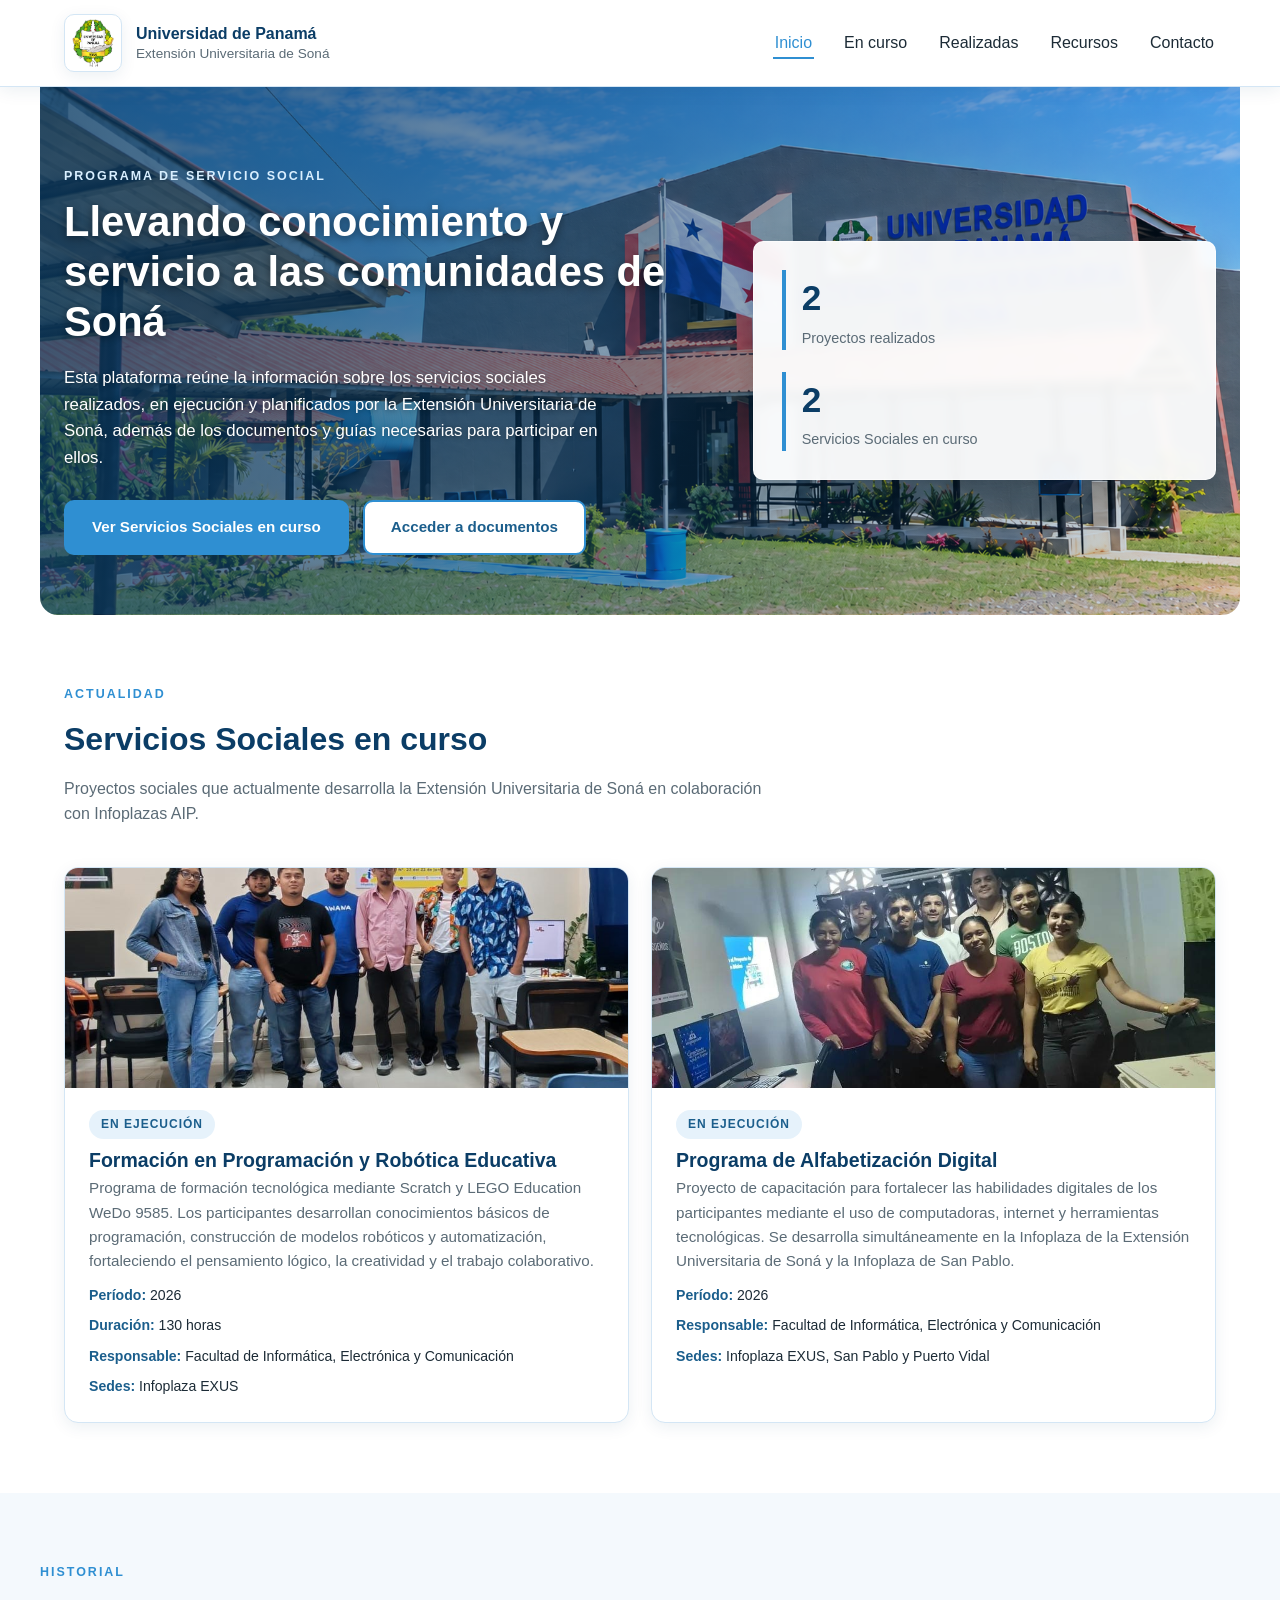
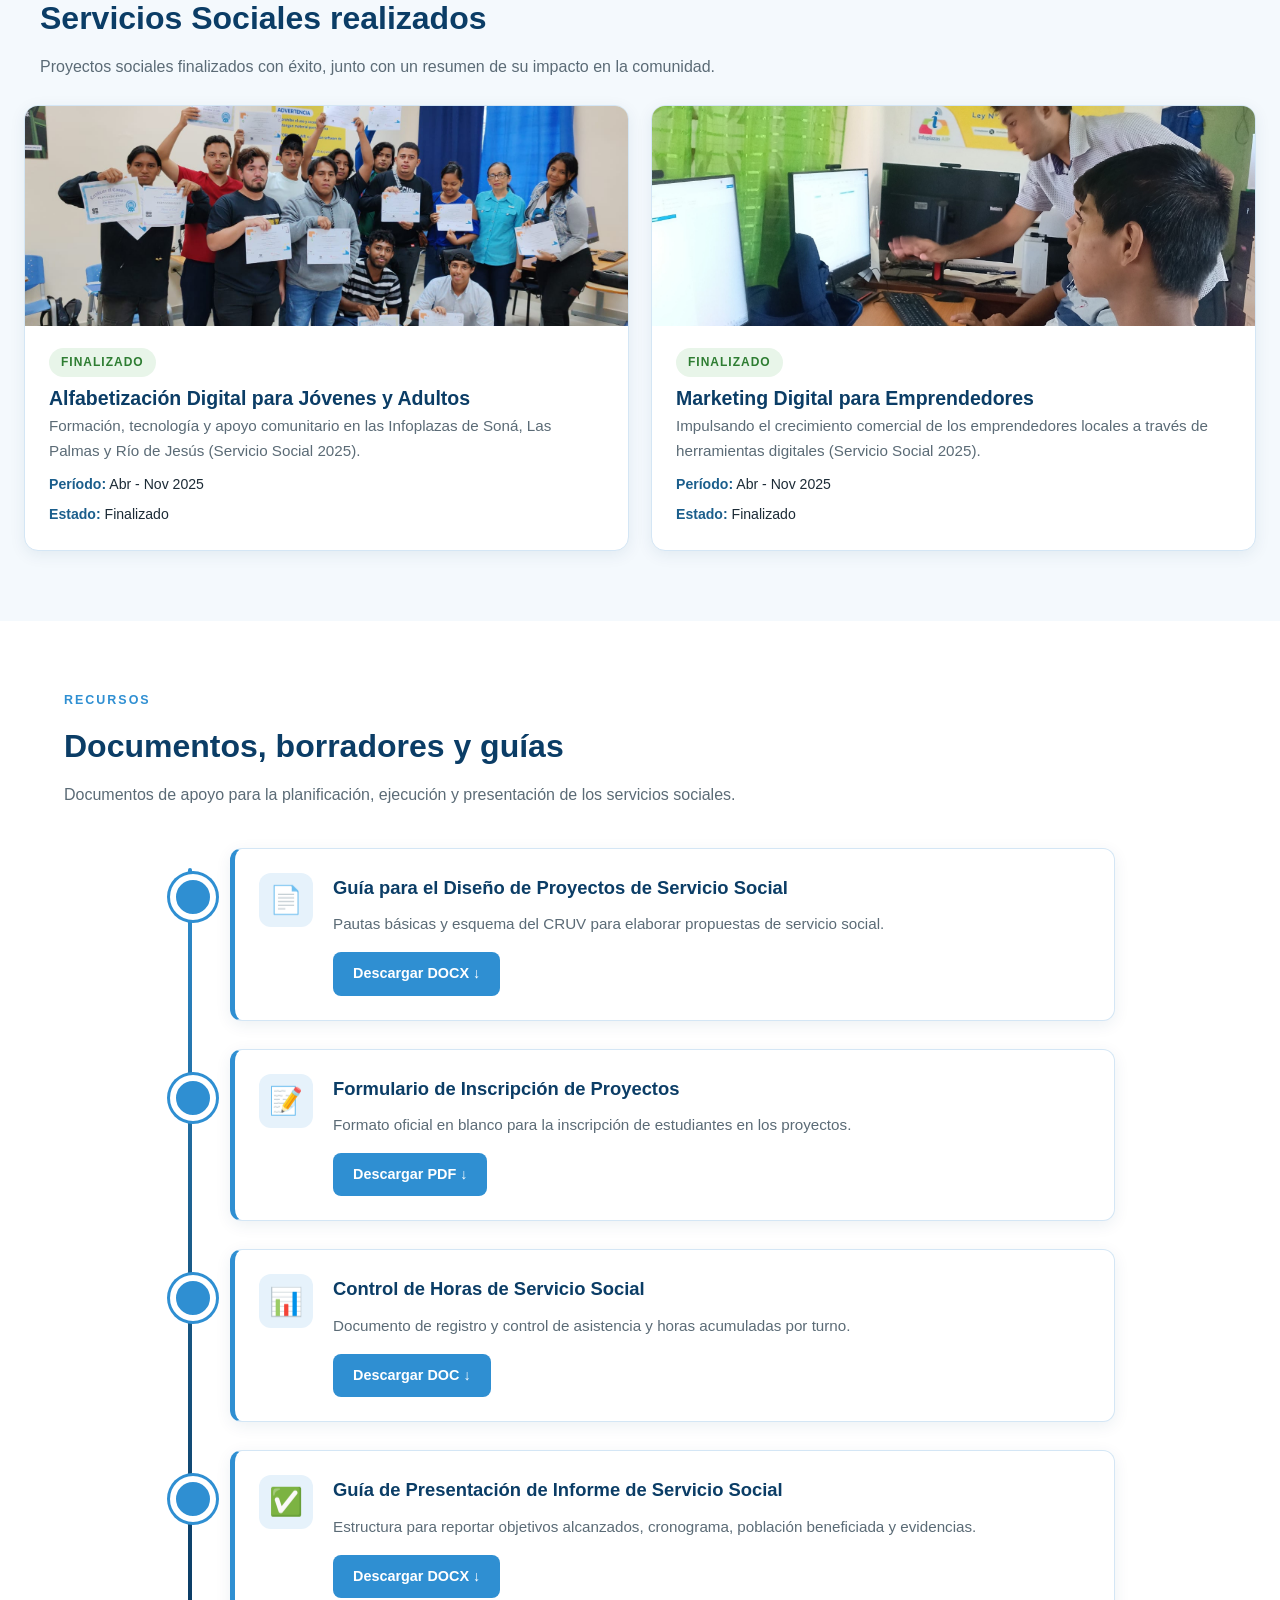
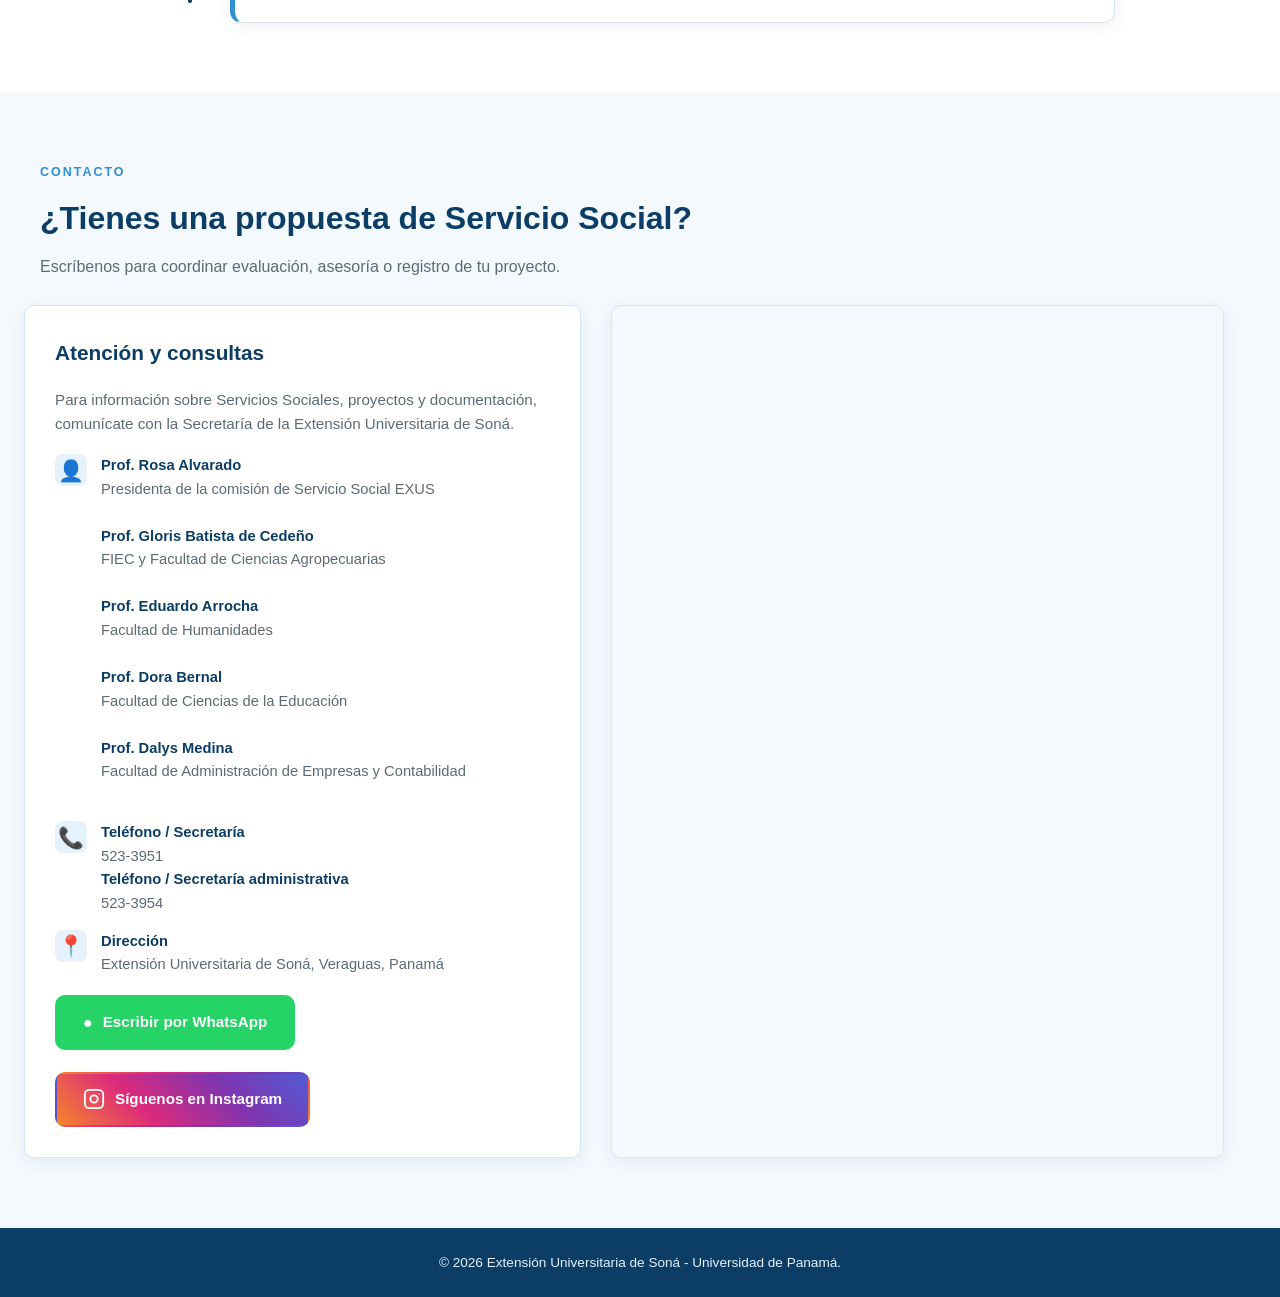
<file: index.html>
<!DOCTYPE html>
<html lang="es">
<head>
<meta charset="UTF-8">
<meta name="viewport" content="width=device-width, initial-scale=1.0">
<title>Extensión Universitaria de Soná - Labor Social</title>
<link rel="stylesheet" href="styles.css?v=20261008b">
</head>
<body>

<!-- ENCABEZADO -->
<header class="site-header">
  <div class="header-inner">
    <div class="brand">
      <div class="brand-mark">
        <img src="img/LogoUP.png" alt="Universidad de Panamá">
      </div>
      <div class="brand-text">
        <strong>Universidad de Panamá</strong>
        <span>Extensión Universitaria de Soná</span>
      </div>
    </div>

    <nav class="main-nav">
      <button class="nav-toggle" id="navToggle" aria-label="Abrir menú">☰</button>
      <ul id="navMenu">
        <li><a href="#inicio" class="active">Inicio</a></li>
        <li><a href="#en-curso">En curso</a></li>
        <li><a href="#realizadas">Realizadas</a></li>
        <li><a href="#recursos">Recursos</a></li>
        <li><a href="#contacto">Contacto</a></li>
      </ul>
    </nav>
  </div>
</header>

<!-- INICIO -->
<section class="hero" id="inicio">
  <div class="hero-content">
    <p class="eyebrow">Programa de Servicio Social</p>

    <h1>Llevando conocimiento y servicio a las comunidades de Soná</h1>

    <p class="hero-text">
      Esta plataforma reúne la información sobre los servicios
      sociales realizados, en ejecución y planificados por la
      Extensión Universitaria de Soná, además de los documentos
      y guías necesarias para participar en ellos.
    </p>

    <div class="hero-actions">
      <a href="#en-curso" class="btn btn-primary">
        Ver Servicios Sociales en curso
      </a>
      <a href="#recursos" class="btn btn-secondary">
        Acceder a documentos
      </a>
    </div>
  </div>

  <div class="hero-stats">
    <div class="stat">
      <span class="stat-number" data-count="2">0</span>
      <span class="stat-label">Proyectos realizados</span>
    </div>

    <div class="stat">
      <span class="stat-number" data-count="2">0</span>
      <span class="stat-label">Servicios Sociales en curso</span>
    </div>
  </div>  
    
</section>

<!-- SERVICIOS SOCIALES EN CURSO -->
<section class="section" id="en-curso">

  <div class="section-header">
    <p class="eyebrow">Actualidad</p>
    <h2>Servicios Sociales en curso</h2>
    <p class="section-desc">
      Proyectos sociales que actualmente desarrolla la
      Extensión Universitaria de Soná en colaboración
      con Infoplazas AIP.
    </p>
  </div>

  <div class="card-grid">

    <!-- ROBÓTICA EDUCATIVA -->
    <a href="labores/curso/robotica-educativa.html" class="card-link">
      <article class="card">

        <div class="card-image-rotator" data-images="img/robotica1.jpg|img/robotica2.jpg|img/robotica3.jpg|img/robotica4.jpg|img/robotica5.jpg" aria-label="Fotografías de Programa de Robótica Educativa">
          <img src="img/robotica1.jpg" alt="Programa de Robótica Educativa" class="card-image card-image-front">
          <img alt="" class="card-image card-image-back" aria-hidden="true">
        </div>

        <span class="tag tag-active">En ejecución</span>

        <h3>Formación en Programación y Robótica Educativa</h3>

        <p>
          Programa de formación tecnológica mediante Scratch
          y LEGO Education WeDo 9585. Los participantes
          desarrollan conocimientos básicos de programación,
          construcción de modelos robóticos y automatización,
          fortaleciendo el pensamiento lógico, la creatividad
          y el trabajo colaborativo.
        </p>

        <ul class="card-meta">
          <li><strong>Período:</strong> 2026</li>
          <li><strong>Duración:</strong> 130 horas</li>
          <li>
            <strong>Responsable:</strong>
            Facultad de Informática, Electrónica y Comunicación
          </li>
          <li><strong>Sedes:</strong> Infoplaza EXUS</li>
        </ul>

      </article>
    </a>

    <!-- ALFABETIZACIÓN DIGITAL -->
    <a href="labores/curso/alfabetizacion-digital-2026.html"
       class="card-link">
      <article class="card">

        <div class="card-image-rotator" data-images="img/alfabetizacion126.jpeg|img/alfabetizacion226.jpg|img/alfabetizacion326.jpg|img/alfabetizacion426.jpg|img/alfabetizacion526.jpg|img/alfabetizacion626.jpg" aria-label="Fotografías de Programa de Alfabetización Digital">
          <img src="img/alfabetizacion126.jpeg" alt="Programa de Alfabetización Digital" class="card-image card-image-front">
          <img alt="" class="card-image card-image-back" aria-hidden="true">
        </div>

        <span class="tag tag-active">En ejecución</span>

        <h3>Programa de Alfabetización Digital</h3>

        <p>
          Proyecto de capacitación para fortalecer las
          habilidades digitales de los participantes mediante
          el uso de computadoras, internet y herramientas
          tecnológicas. Se desarrolla simultáneamente en
          la Infoplaza de la Extensión Universitaria de Soná
          y la Infoplaza de San Pablo.
        </p>

        <ul class="card-meta">
          <li><strong>Período:</strong> 2026</li>
          <li>
            <strong>Responsable:</strong>
            Facultad de Informática, Electrónica y Comunicación
          </li>
          <li>
            <strong>Sedes:</strong>
            Infoplaza EXUS, San Pablo y Puerto Vidal
          </li>
        </ul>

      </article>
    </a>

  </div>
</section>

<!-- SERVICIOS SOCIALES REALIZADOS -->
<section class="section section-alt" id="realizadas">

  <div class="section-header">
    <p class="eyebrow">Historial</p>
    <h2>Servicios Sociales realizados</h2>
    <p class="section-desc">
      Proyectos sociales finalizados con éxito,
      junto con un resumen de su impacto en la comunidad.
    </p>
    <br>
  </div>

  <div class="card-grid">

    <!-- ALFABETIZACIÓN DIGITAL 2025 -->
    <a href="labores/realizadas/alfabetizacion-digital.html"
       class="card-link">
      <article class="card">

        <div class="card-image-rotator" data-images="img/alfabetizacion1.jpeg|img/alfabetizacion2.jpeg|img/baner-alfabetizacion2025.jpeg" aria-label="Fotografías de Alfabetización Digital para Jóvenes y Adultos">
          <img src="img/alfabetizacion1.jpeg" alt="Alfabetización Digital para Jóvenes y Adultos" class="card-image card-image-front">
          <img alt="" class="card-image card-image-back" aria-hidden="true">
        </div>

        <span class="tag">Finalizado</span>

        <h3>Alfabetización Digital para Jóvenes y Adultos</h3>

        <p>
          Formación, tecnología y apoyo comunitario en
          las Infoplazas de Soná, Las Palmas y Río de Jesús
          (Servicio Social 2025).
        </p>

        <ul class="card-meta">
          <li><strong>Período:</strong> Abr - Nov 2025</li>
          <li><strong>Estado:</strong> Finalizado</li>
        </ul>

      </article>
    </a>

    <!-- MARKETING DIGITAL 2025 -->
    <a href="labores/realizadas/marketing-digital.html"
       class="card-link">
      <article class="card">

        <div class="card-image-rotator" data-images="img/marketing2.jpeg|img/marketing1.jpeg|img/baner-marketing2025.jpeg" aria-label="Fotografías de Marketing Digital para Emprendedores">
          <img src="img/marketing2.jpeg" alt="Marketing Digital para Emprendedores" class="card-image card-image-front">
          <img alt="" class="card-image card-image-back" aria-hidden="true">
        </div>

        <span class="tag">Finalizado</span>

        <h3>Marketing Digital para Emprendedores</h3>

        <p>
          Impulsando el crecimiento comercial de los
          emprendedores locales a través de herramientas
          digitales (Servicio Social 2025).
        </p>

        <ul class="card-meta">
          <li><strong>Período:</strong> Abr - Nov 2025</li>
          <li><strong>Estado:</strong> Finalizado</li>
        </ul>

      </article>
    </a>

  </div>
</section>

<!-- RECURSOS Y DOCUMENTOS -->
<section class="section" id="recursos">

  <div class="section-header">
    <p class="eyebrow">Recursos</p>
    <h2>Documentos, borradores y guías</h2>
    <p class="section-desc">
      Documentos de apoyo para la planificación,
      ejecución y presentación de los servicios sociales.
    </p>
  </div>

  <div class="resource-timeline">

    <!-- DOCUMENTO 1 (Corregido con tildes exactas) -->
    <article class="timeline-document">
      <div class="timeline-marker"></div>
      <div class="timeline-document-icon">📄</div>
      <div class="timeline-document-info">
        <h3>Guía para el Diseño de Proyectos de Servicio Social</h3>
        <p>
          Pautas básicas y esquema del CRUV para
          elaborar propuestas de servicio social.
        </p>
        <a
          href="recursos/GUÍA_PARA_EL_DISEÑO_DE_PROYECTOS_DE_SS.docx"
          download
          class="timeline-download">
          Descargar DOCX ↓
        </a>
      </div>
    </article>

    <!-- DOCUMENTO 2 -->
    <article class="timeline-document">
      <div class="timeline-marker"></div>
      <div class="timeline-document-icon">📝</div>
      <div class="timeline-document-info">
        <h3>Formulario de Inscripción de Proyectos</h3>
        <p>
          Formato oficial en blanco para la inscripción
          de estudiantes en los proyectos.
        </p>
        <a
          href="recursos/Formulario_Inscripcion_Servicio_Social_En_Blanco.pdf"
          download
          class="timeline-download">
          Descargar PDF ↓
        </a>
      </div>
    </article>

    <!-- DOCUMENTO 3 (Corregido con el espacio y nombre exacto) -->
    <article class="timeline-document">
      <div class="timeline-marker"></div>
      <div class="timeline-document-icon">📊</div>
      <div class="timeline-document-info">
        <h3>Control de Horas de Servicio Social</h3>
        <p>
          Documento de registro y control de asistencia
          y horas acumuladas por turno.
        </p>
        <a
          href="recursos/Control_de_hora_ de_Servicio_Social.doc"
          download
          class="timeline-download">
          Descargar DOC ↓
        </a>
      </div>
    </article>

    <!-- DOCUMENTO 4 (Corregido con tildes exactas) -->
    <article class="timeline-document">
      <div class="timeline-marker"></div>
      <div class="timeline-document-icon">✅</div>
      <div class="timeline-document-info">
        <h3>Guía de Presentación de Informe de Servicio Social</h3>
        <p>
          Estructura para reportar objetivos alcanzados,
          cronograma, población beneficiada y evidencias.
        </p>
        <a
          href="recursos/Guía_de_presentación_de_informe_de_Servicio_Social.docx"
          download
          class="timeline-download">
          Descargar DOCX ↓
        </a>
      </div>
    </article>

  </div>

</section>

<!-- CONTACTO -->
<section class="section section-alt" id="contacto">

  <div class="section-header">
    <p class="eyebrow">Contacto</p>
    <h2>¿Tienes una propuesta de Servicio Social?</h2>
    <p class="section-desc">
      Escríbenos para coordinar evaluación,
      asesoría o registro de tu proyecto.
    </p>
    <br>
  </div>

  <div class="contact-grid">

    <div class="contact-info">

      <h3>Atención y consultas</h3>

      <p class="contact-text">
        Para información sobre Servicios Sociales, proyectos
        y documentación, comunícate con la Secretaría de
        la Extensión Universitaria de Soná.
      </p>

      <ul class="consult-list contact-list">

        <li>
          <span class="contact-icon">👤</span>
          <div>
            <strong>Prof. Rosa Alvarado</strong>
            <span>Presidenta de la comisión de Servicio Social EXUS</span><br>
            <strong>Prof. Gloris Batista de Cedeño</strong>
            <span>FIEC y Facultad de Ciencias Agropecuarias</span><br>
            <strong>Prof. Eduardo Arrocha</strong>
            <span>Facultad de Humanidades</span><br>
            <strong>Prof. Dora Bernal </strong>
            <span>Facultad de Ciencias de la Educación</span><br>
            <strong>Prof. Dalys Medina</strong>
            <span>Facultad de Administración de Empresas y Contabilidad</span><br>
          </div>
        </li>

        <li>
          <span class="contact-icon">📞</span>
          <div>
            <strong>Teléfono / Secretaría</strong>
            <span>523-3951</span>
            <strong>Teléfono / Secretaría administrativa</strong>
            <span>523-3954</span>
          </div>
        </li>

        <li>
          <span class="contact-icon">📍</span>
          <div>
            <strong>Dirección</strong>
            <span>Extensión Universitaria de Soná, Veraguas, Panamá</span>
          </div>
        </li>

      </ul>

      <!-- WHATSAPP ORIGINAL -->
      <a href="https://wa.me/50769845210"
         target="_blank"
         rel="noopener"
         class="btn btn-whatsapp">
        <span class="whatsapp-icon">●</span>
        Escribir por WhatsApp
      </a>

      <!-- INSTAGRAM ACTUALIZADO -->
      <div class="social-links">
        <a href="https://www.instagram.com/up.exus/"
           target="_blank"
           rel="noopener noreferrer"
           class="btn btn-instagram"
           aria-label="Visitar Instagram de EXUS">

          <svg xmlns="http://www.w3.org/2000/svg"
               width="22"
               height="22"
               viewBox="0 0 24 24"
               fill="none"
               stroke="currentColor"
               stroke-width="2"
               stroke-linecap="round"
               stroke-linejoin="round"
               aria-hidden="true">
            <rect x="2" y="2"
                  width="20" height="20"
                  rx="5" ry="5"></rect>
            <circle cx="12" cy="12" r="4"></circle>
            <circle cx="17.5" cy="6.5"
                    r="0.7"
                    fill="currentColor"
                    stroke="none"></circle>
          </svg>

          Síguenos en Instagram
        </a>
      </div>

    </div>

    <!-- MAPA DE UBICACIÓN -->
    <div class="contact-map">
      <iframe
        title="Ubicación de la Extensión Universitaria de Soná"
        src="https://www.google.com/maps?q=Universidad+de+Panam%C3%A1+Extensi%C3%B3n+Son%C3%A1&output=embed"
        width="100%"
        height="100%"
        style="border:0;"
        allowfullscreen
        loading="lazy"
        referrerpolicy="no-referrer-when-downgrade">
      </iframe>
    </div>

  </div>
</section>

<!-- PIE DE PÁGINA -->
<footer class="site-footer">
  <p>&copy; 2026 Extensión Universitaria de Soná - Universidad de Panamá.</p>
</footer>

<script src="script.js?v=20261008b"></script>

</body>
</html>
</file>
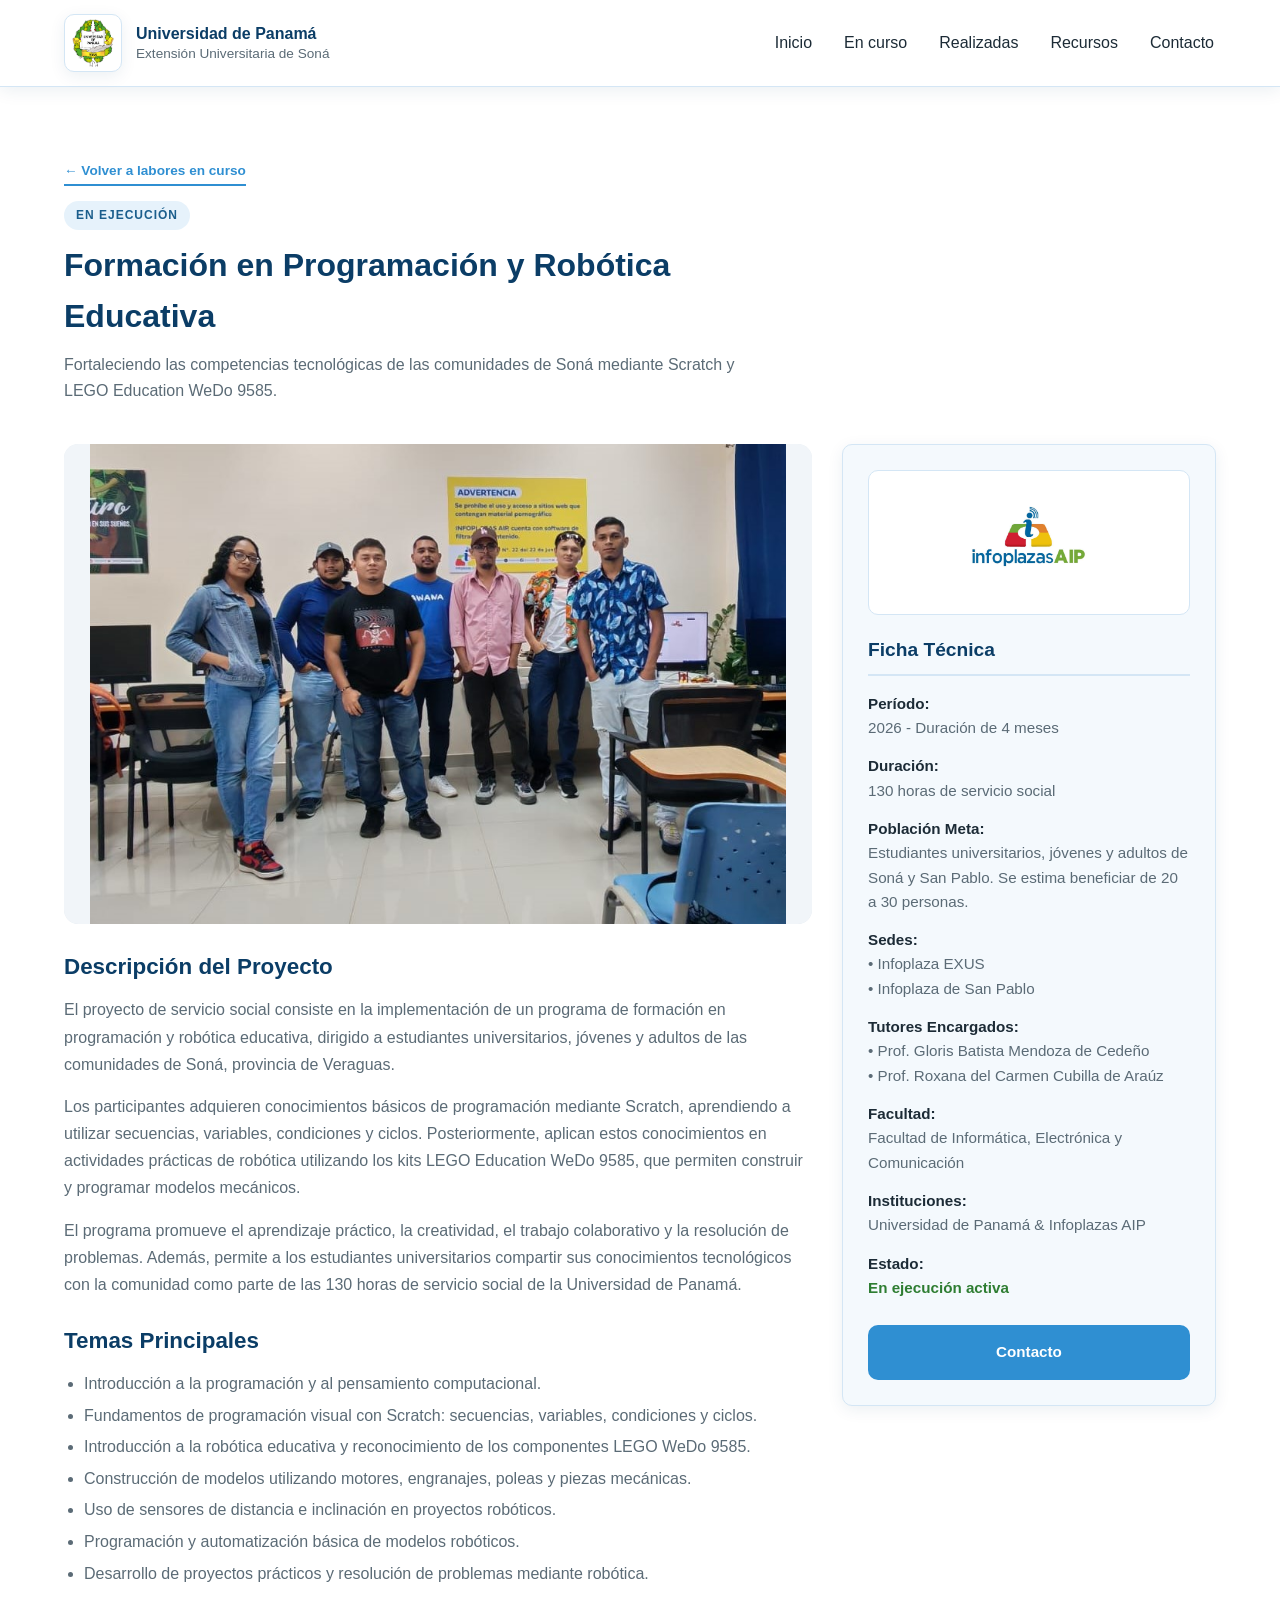
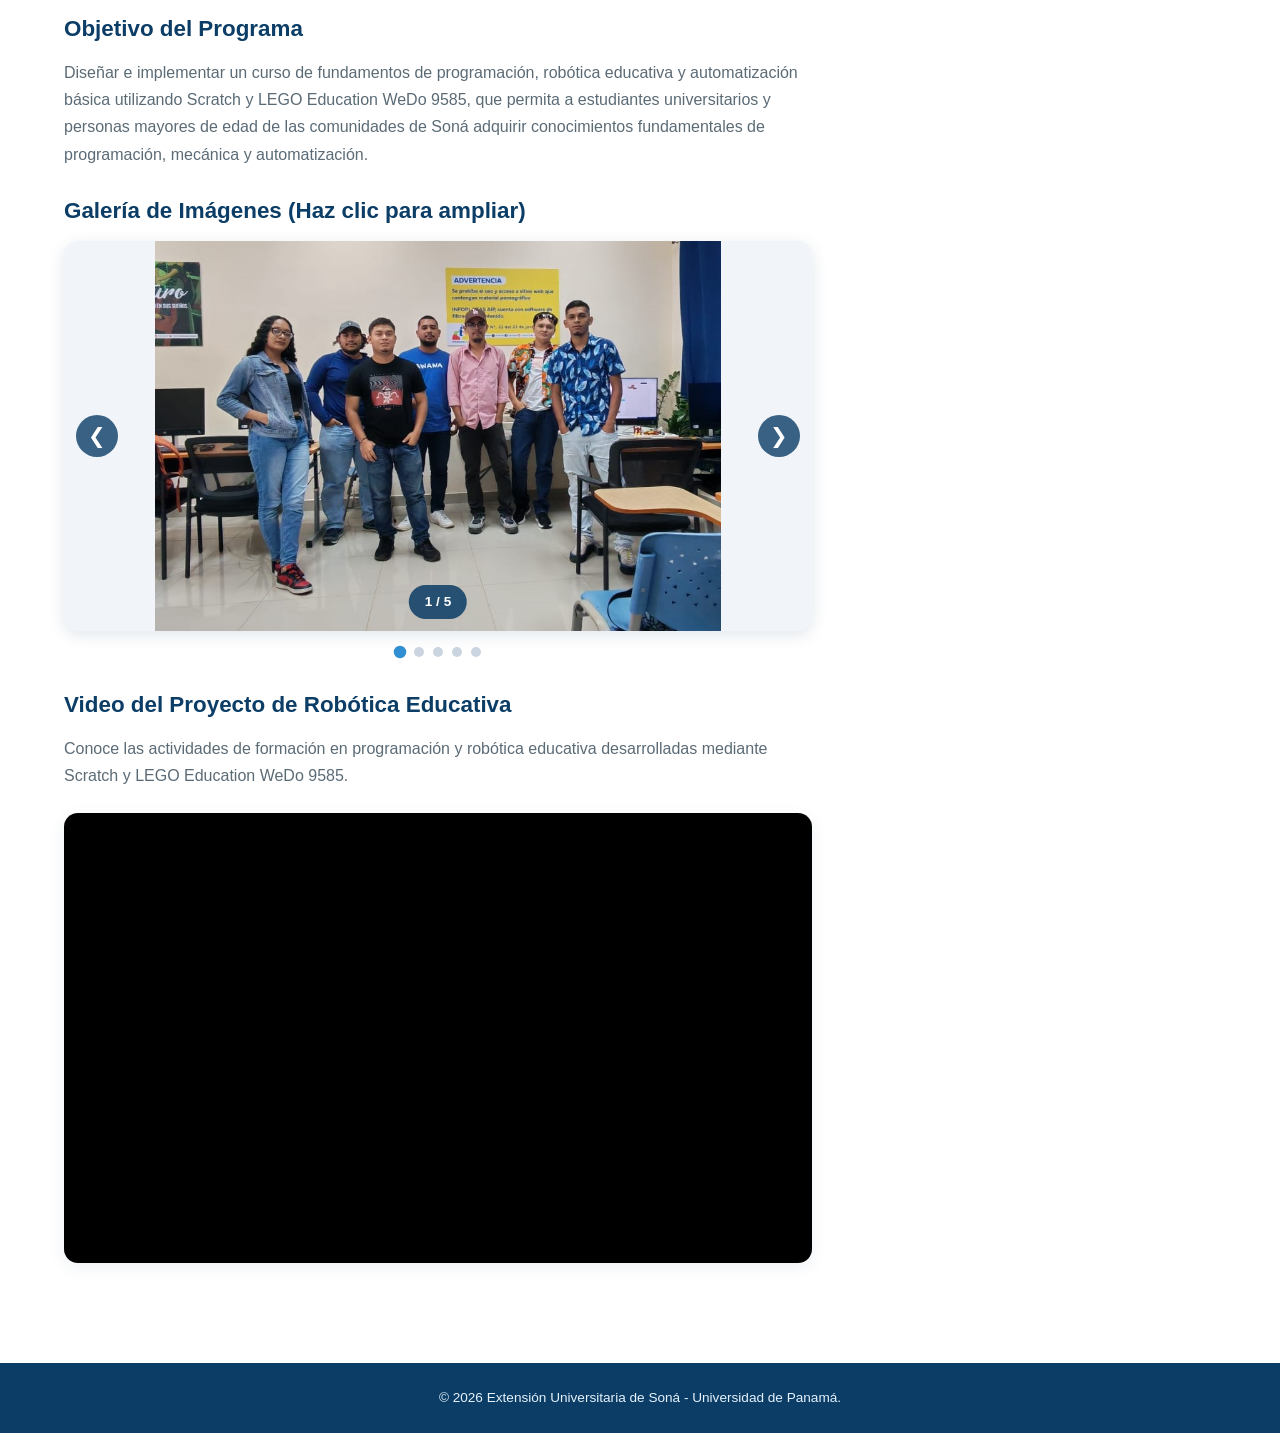
<file: labores/curso/robotica-educativa.html>
<!DOCTYPE html>
<html lang="es">

<head>
    <meta charset="UTF-8">
    <meta name="viewport" content="width=device-width, initial-scale=1.0">

    <title>Robótica Educativa - Servicio Social 2026</title>

    <link rel="stylesheet" href="../../styles.css">

    <style>
        /* Imagen principal */

        .banner-vertical {
            width: 100%;
            max-height: 480px;
            object-fit: contain;
            display: block;
            background: #f1f5f9;
            border-radius: 14px;
            box-shadow: 0 4px 16px rgba(11,61,102,0.08);
        }

        .banner-wrapper {
            margin-bottom: 25px;
            background: #f1f5f9;
            border-radius: 14px;
            overflow: hidden;
        }

        /* Distribución del contenido */

        .contenido-proyecto {
            display: grid;
            grid-template-columns: minmax(0, 2fr) minmax(0, 1fr);
            gap: 30px;
            align-items: start;
        }

        .columna-principal {
            min-width: 0;
        }

        /* Títulos internos */

        .titulo-contenido {
            color: var(--blue-darkest);
            margin-bottom: 12px;
            font-size: 1.4rem;
        }

        .texto-proyecto {
            color: var(--text-muted);
            margin-bottom: 15px;
            line-height: 1.7;
        }

        .texto-proyecto.final {
            margin-bottom: 25px;
        }

        .lista-proyecto {
            color: var(--text-muted);
            margin-bottom: 25px;
            padding-left: 20px;
            display: flex;
            flex-direction: column;
            gap: 6px;
        }

        /* Video de Canva */

        .canva-container {
            position: relative;
            width: 100%;
            height: 450px;
            margin-top: 1.5em;
            margin-bottom: 30px;
            overflow: hidden;
            border-radius: 14px;
            background: #000;
            box-shadow: 0 4px 16px rgba(11,61,102,0.08);
        }

        .canva-container iframe {
            position: absolute;
            inset: 0;
            width: 100%;
            height: 100%;
            border: none;
        }

        /* Ficha técnica */

        .ficha-tecnica {
            background: var(--blue-pale);
            border: 1px solid var(--border);
            border-radius: var(--radius);
            padding: 25px;
            box-shadow: var(--shadow);
            height: fit-content;
        }

        .ficha-logo {
            text-align: center;
            margin-bottom: 20px;
            background: #ffffff;
            padding: 15px;
            border-radius: 10px;
            border: 1px solid var(--border);
        }

        .ficha-logo img {
            max-width: 120px;
            width: 100%;
            height: auto;
            display: block;
            margin: 0 auto;
        }

        .ficha-tecnica h3 {
            color: var(--blue-darkest);
            font-size: 1.2rem;
            margin-bottom: 16px;
            border-bottom: 2px solid var(--border);
            padding-bottom: 8px;
        }

        .ficha-lista {
            list-style: none;
            display: flex;
            flex-direction: column;
            gap: 14px;
            font-size: 0.95rem;
            padding: 0;
        }

        .ficha-lista span {
            color: var(--text-muted);
        }

        /* Modal para ampliar imágenes */

        #imageModal {
            border: none;
            border-radius: 12px;
            padding: 15px;
            max-width: 92vw;
            max-height: 92vh;
            background: rgba(0,0,0,0.9);
            box-shadow: 0 20px 25px rgba(0,0,0,0.5);
            margin: auto;
        }

        #imageModal:not([open]) {
            display: none;
        }

        #imageModal::backdrop {
            background: rgba(0,0,0,0.8);
        }

        #imageModal img {
            max-width: 100%;
            max-height: 78vh;
            object-fit: contain;
            display: block;
            margin: auto;
            border-radius: 8px;
        }

        .close-modal {
            display: block;
            margin: 0 0 12px auto;
            padding: 8px 16px;
            border: none;
            border-radius: 6px;
            background: #ffffff;
            color: #000000;
            font-weight: bold;
            cursor: pointer;
        }

        /* Adaptación a celulares */

        @media (max-width: 768px) {
            .contenido-proyecto {
                grid-template-columns: 1fr;
                gap: 20px;
            }

            main .section {
                padding: 20px 12px;
            }

            .titulo-contenido {
                font-size: 1.25rem;
            }

            .canva-container {
                height: 320px;
            }
        }
    </style>
</head>

<body>

    <!-- ENCABEZADO -->
    <header class="site-header">

        <div class="header-inner">

            <div class="brand">
                <div class="brand-mark">
                    <img src="../../img/LogoUP.png"
                         alt="Universidad de Panamá">
                </div>

                <div class="brand-text">
                    <strong>Universidad de Panamá</strong>
                    <span>Extensión Universitaria de Soná</span>
                </div>
            </div>

            <nav class="main-nav">
                <button class="nav-toggle"
                        id="navToggle"
                        type="button"
                        aria-label="Abrir menú">
                    ☰
                </button>

                <ul id="navMenu">
                    <li><a href="../../index.html#inicio">Inicio</a></li>
                    <li><a href="../../index.html#en-curso">En curso</a></li>
                    <li><a href="../../index.html#realizadas">Realizadas</a></li>
                    <li><a href="../../index.html#recursos">Recursos</a></li>
                    <li><a href="../../index.html#contacto">Contacto</a></li>
                </ul>
            </nav>

        </div>
    </header>

    <!-- CONTENIDO PRINCIPAL -->
    <main>

        <section class="section">

            <!-- TÍTULO -->
            <div class="section-header">

                <a href="../../index.html#en-curso"
                   class="resource-link"
                   style="display:inline-block; margin-bottom:15px;">
                    ← Volver a labores en curso
                </a>

                <br>

                <span class="tag tag-active"
                      style="display:inline-block; margin-bottom:10px;">
                    En ejecución
                </span>

                <h2>Formación en Programación y Robótica Educativa</h2>

                <p class="section-desc">
                    Fortaleciendo las competencias tecnológicas
                    de las comunidades de Soná mediante Scratch
                    y LEGO Education WeDo 9585.
                </p>

            </div>

            <!-- CONTENIDO EN COLUMNAS -->
            <div class="contenido-proyecto">

                <!-- COLUMNA PRINCIPAL -->
                <div class="columna-principal">

                    <!-- IMAGEN PRINCIPAL -->
                    <div class="banner-wrapper">

                        <img src="../../img/robotica1.jpg"
                             alt="Banner principal de Robótica Educativa"
                             class="banner-vertical">

                    </div>

                    <!-- DESCRIPCIÓN -->
                    <h3 class="titulo-contenido">
                        Descripción del Proyecto
                    </h3>

                    <p class="texto-proyecto">
                        El proyecto de servicio social consiste en la
                        implementación de un programa de formación
                        en programación y robótica educativa,
                        dirigido a estudiantes universitarios,
                        jóvenes y adultos de las comunidades
                        de Soná, provincia de Veraguas.
                    </p>

                    <p class="texto-proyecto">
                        Los participantes adquieren conocimientos
                        básicos de programación mediante Scratch,
                        aprendiendo a utilizar secuencias, variables,
                        condiciones y ciclos. Posteriormente,
                        aplican estos conocimientos en actividades
                        prácticas de robótica utilizando los kits
                        LEGO Education WeDo 9585, que permiten
                        construir y programar modelos mecánicos.
                    </p>

                    <p class="texto-proyecto final">
                        El programa promueve el aprendizaje práctico,
                        la creatividad, el trabajo colaborativo
                        y la resolución de problemas. Además,
                        permite a los estudiantes universitarios
                        compartir sus conocimientos tecnológicos
                        con la comunidad como parte de las
                        130 horas de servicio social de la
                        Universidad de Panamá.
                    </p>

                    <!-- TEMAS PRINCIPALES -->
                    <h3 class="titulo-contenido">
                        Temas Principales
                    </h3>

                    <ul class="lista-proyecto">
                        <li>
                            Introducción a la programación y
                            al pensamiento computacional.
                        </li>

                        <li>
                            Fundamentos de programación visual
                            con Scratch: secuencias, variables,
                            condiciones y ciclos.
                        </li>

                        <li>
                            Introducción a la robótica educativa
                            y reconocimiento de los componentes
                            LEGO WeDo 9585.
                        </li>

                        <li>
                            Construcción de modelos utilizando
                            motores, engranajes, poleas
                            y piezas mecánicas.
                        </li>

                        <li>
                            Uso de sensores de distancia
                            e inclinación en proyectos robóticos.
                        </li>

                        <li>
                            Programación y automatización básica
                            de modelos robóticos.
                        </li>

                        <li>
                            Desarrollo de proyectos prácticos
                            y resolución de problemas
                            mediante robótica.
                        </li>
                    </ul>

                    <!-- OBJETIVO -->
                    <h3 class="titulo-contenido">
                        Objetivo del Programa
                    </h3>

                    <p class="texto-proyecto final">
                        Diseñar e implementar un curso de fundamentos
                        de programación, robótica educativa
                        y automatización básica utilizando Scratch
                        y LEGO Education WeDo 9585, que permita
                        a estudiantes universitarios y personas
                        mayores de edad de las comunidades de Soná
                        adquirir conocimientos fundamentales
                        de programación, mecánica y automatización.
                    </p>

                    <!-- GALERÍA DE FOTOGRAFÍAS -->
                    <h3 class="titulo-contenido">
                        Galería de Imágenes (Haz clic para ampliar)
                    </h3>

                    <div class="exus-carousel"
                         id="galeria-robotica"
                         aria-label="Galería de Robótica Educativa">

                        <div class="exus-carousel-images">

                            <!-- FOTOGRAFÍA 1 -->
                            <div class="exus-carousel-slide active">
                                <img src="../../img/robotica1.jpg"
                                     alt="Actividad de Robótica 1"
                                     onclick="openModal(this.src)">
                            </div>

                            <!-- FOTOGRAFÍA 2 -->
                            <div class="exus-carousel-slide">
                                <img src="../../img/robotica2.jpg"
                                     alt="Actividad de Robótica 2"
                                     onclick="openModal(this.src)">
                            </div>

                            <!-- FOTOGRAFÍA 3 -->
                            <div class="exus-carousel-slide">
                                <img src="../../img/robotica3.jpg"
                                     alt="Actividad de Robótica 3"
                                     onclick="openModal(this.src)">
                            </div>

                            <!-- FOTOGRAFÍA 4 -->
                            <div class="exus-carousel-slide">
                                <img src="../../img/robotica4.jpg"
                                     alt="Actividad de Robótica 4"
                                     onclick="openModal(this.src)">
                            </div>

                            <!-- FOTOGRAFÍA 5 -->
                            <div class="exus-carousel-slide">
                                <img src="../../img/robotica5.jpg"
                                     alt="Actividad de Robótica 5"
                                     onclick="openModal(this.src)">
                            </div>

                        </div>

                        <!-- BOTÓN ANTERIOR -->
                        <button class="exus-carousel-prev"
                                type="button"
                                aria-label="Fotografía anterior">
                            &#10094;
                        </button>

                        <!-- BOTÓN SIGUIENTE -->
                        <button class="exus-carousel-next"
                                type="button"
                                aria-label="Fotografía siguiente">
                            &#10095;
                        </button>

                        <!-- CONTADOR -->
                        <div class="exus-carousel-counter"
                             aria-live="polite">
                            1 / 5
                        </div>

                    </div>

                    <!-- INDICADORES -->
                    <div class="exus-carousel-dots"></div>

                    <!-- VIDEO DE CANVA -->
                    <h3 class="titulo-contenido">
                        Video del Proyecto de Robótica Educativa
                    </h3>

                    <p class="texto-proyecto">
                        Conoce las actividades de formación en
                        programación y robótica educativa
                        desarrolladas mediante Scratch
                        y LEGO Education WeDo 9585.
                    </p>

                    <div class="canva-container">

                        <iframe
                            loading="lazy"
                            src="https://www.canva.com/design/DAHWH4y4cnA/HjLnixbcktHCUUn6SIjiWg/watch?embed"
                            title="Video del Proyecto de Robótica Educativa"
                            allowfullscreen
                            allow="fullscreen; autoplay; encrypted-media">
                        </iframe>

                    </div>

                </div>
                <!-- FIN COLUMNA PRINCIPAL -->

                <!-- FICHA TÉCNICA -->
                <aside class="ficha-tecnica">

                    <div class="ficha-logo">
                        <img src="../../img/logo-infoplaza.jpg"
                             alt="Logo Infoplazas AIP">
                    </div>

                    <h3>Ficha Técnica</h3>

                    <ul class="ficha-lista">

                        <li>
                            <strong>Período:</strong>
                            <br>
                            <span>2026 - Duración de 4 meses</span>
                        </li>

                        <li>
                            <strong>Duración:</strong>
                            <br>
                            <span>130 horas de servicio social</span>
                        </li>

                        <li>
                            <strong>Población Meta:</strong>
                            <br>
                            <span>
                                Estudiantes universitarios,
                                jóvenes y adultos de Soná y San Pablo.
                                Se estima beneficiar de 20 a 30 personas.
                            </span>
                        </li>

                        <li>
                            <strong>Sedes:</strong>
                            <br>
                            <span>
                                • Infoplaza EXUS
                                <br>
                                • Infoplaza de San Pablo
                            </span>
                        </li>

                        <li>
                            <strong>Tutores Encargados:</strong>
                            <br>
                            <span>
                                • Prof. Gloris Batista Mendoza de Cedeño
                                <br>
                                • Prof. Roxana del Carmen Cubilla de Araúz
                            </span>
                        </li>

                        <li>
                            <strong>Facultad:</strong>
                            <br>
                            <span>
                                Facultad de Informática,
                                Electrónica y Comunicación
                            </span>
                        </li>

                        <li>
                            <strong>Instituciones:</strong>
                            <br>
                            <span>
                                Universidad de Panamá &amp; Infoplazas AIP
                            </span>
                        </li>

                        <li>
                            <strong>Estado:</strong>
                            <br>
                            <span style="color:#2e7d32; font-weight:600;">
                                En ejecución activa
                            </span>
                        </li>

                    </ul>

                    <div style="margin-top:25px;">
                        <a href="../../index.html#contacto"
                           class="btn btn-primary"
                           style="width:100%; text-align:center; display:block;">
                            Contacto
                        </a>
                    </div>

                </aside>

            </div>
            <!-- FIN CONTENIDO EN COLUMNAS -->

        </section>

    </main>

    <!-- MODAL PARA AMPLIAR FOTOGRAFÍAS -->
    <dialog id="imageModal">

        <button class="close-modal"
                type="button"
                onclick="closeModal()">
            Cerrar ✕
        </button>

        <img id="modalImage"
             alt="Fotografía ampliada">

    </dialog>

    <!-- PIE DE PÁGINA -->
    <footer class="site-footer">
        <p>
            &copy; 2026 Extensión Universitaria de Soná -
            Universidad de Panamá.
        </p>
    </footer>

    <!-- JAVASCRIPT GENERAL -->
    <script src="../../script.js"></script>

    <!-- JAVASCRIPT DEL MODAL -->
    <script>
        const modal = document.getElementById('imageModal');
        const modalImage = document.getElementById('modalImage');

        function openModal(src) {
            modalImage.src = src;

            if (!modal.open) {
                modal.showModal();
            }
        }

        function closeModal() {
            modal.close();
        }

        modal.addEventListener('click', event => {
            if (event.target === modal) {
                closeModal();
            }
        });

        modal.addEventListener('close', () => {
            modalImage.removeAttribute('src');
        });
    </script>

</body>
</html>
</file>
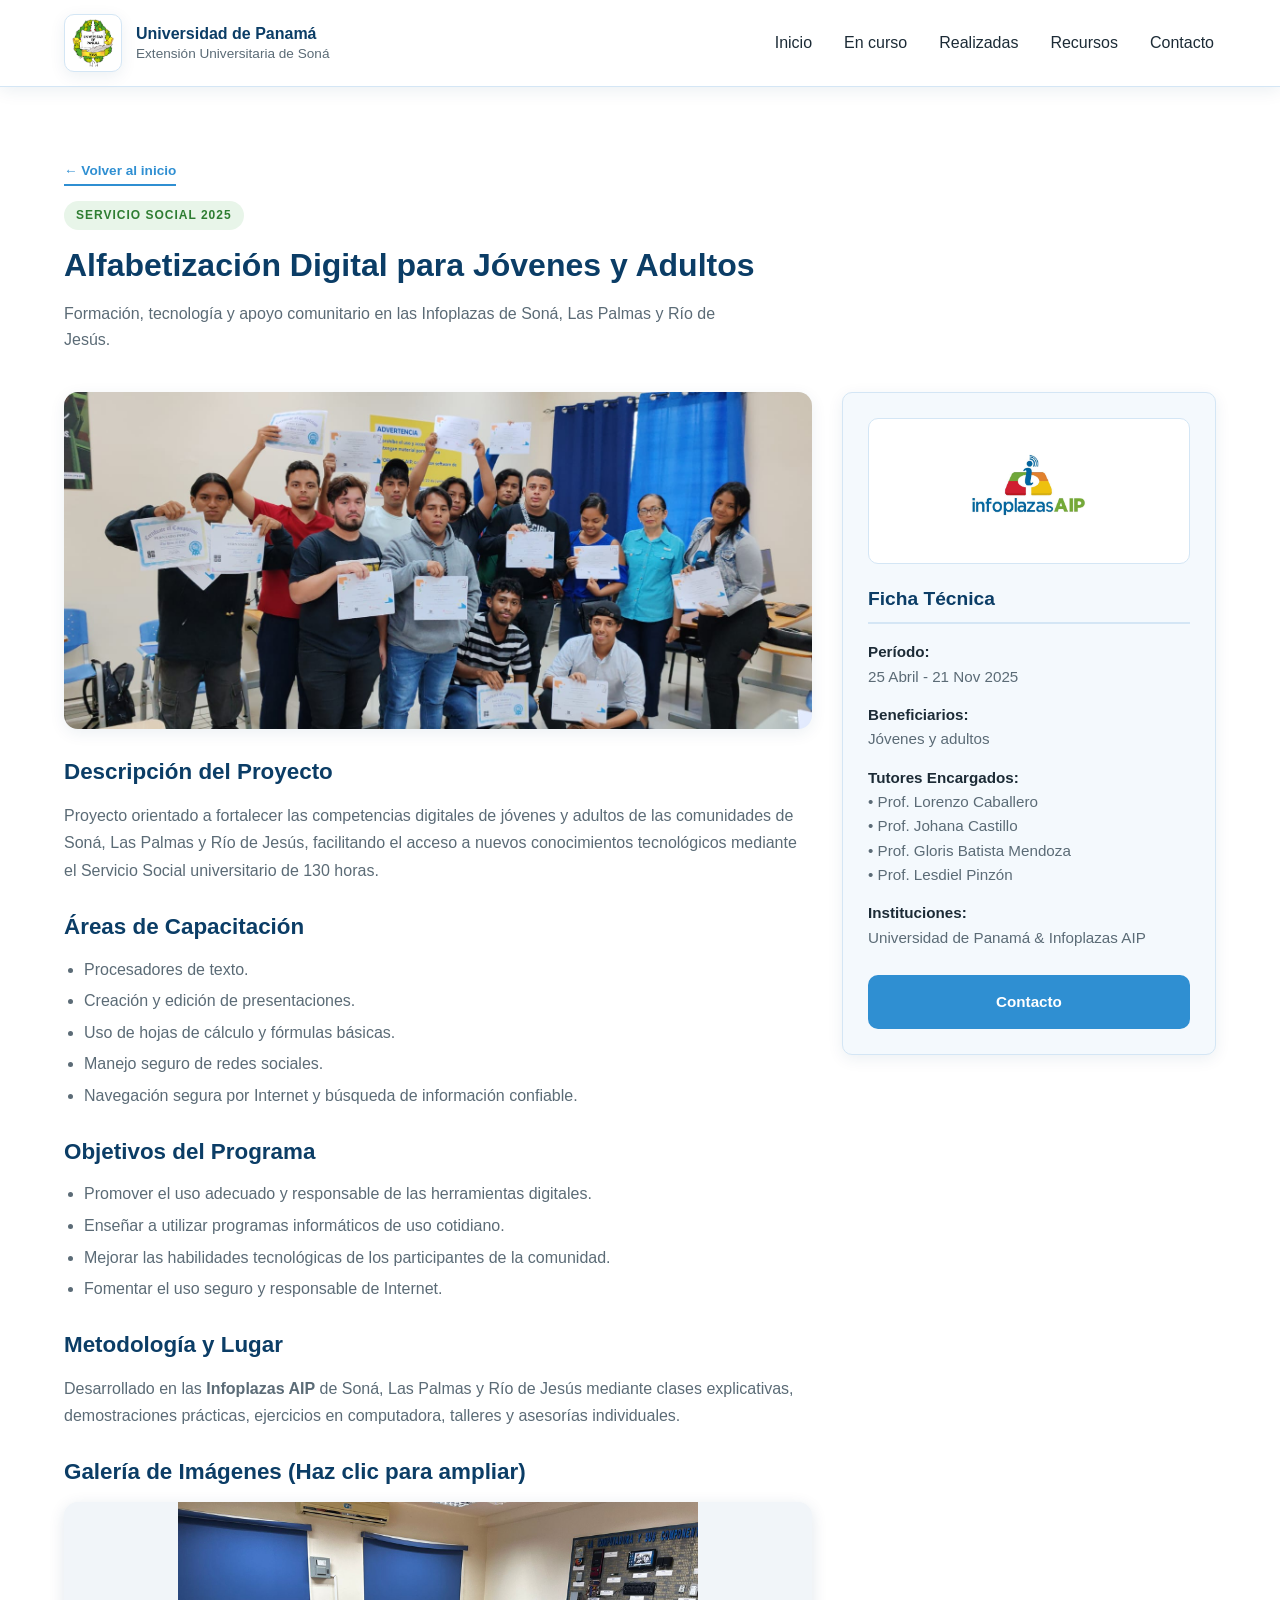
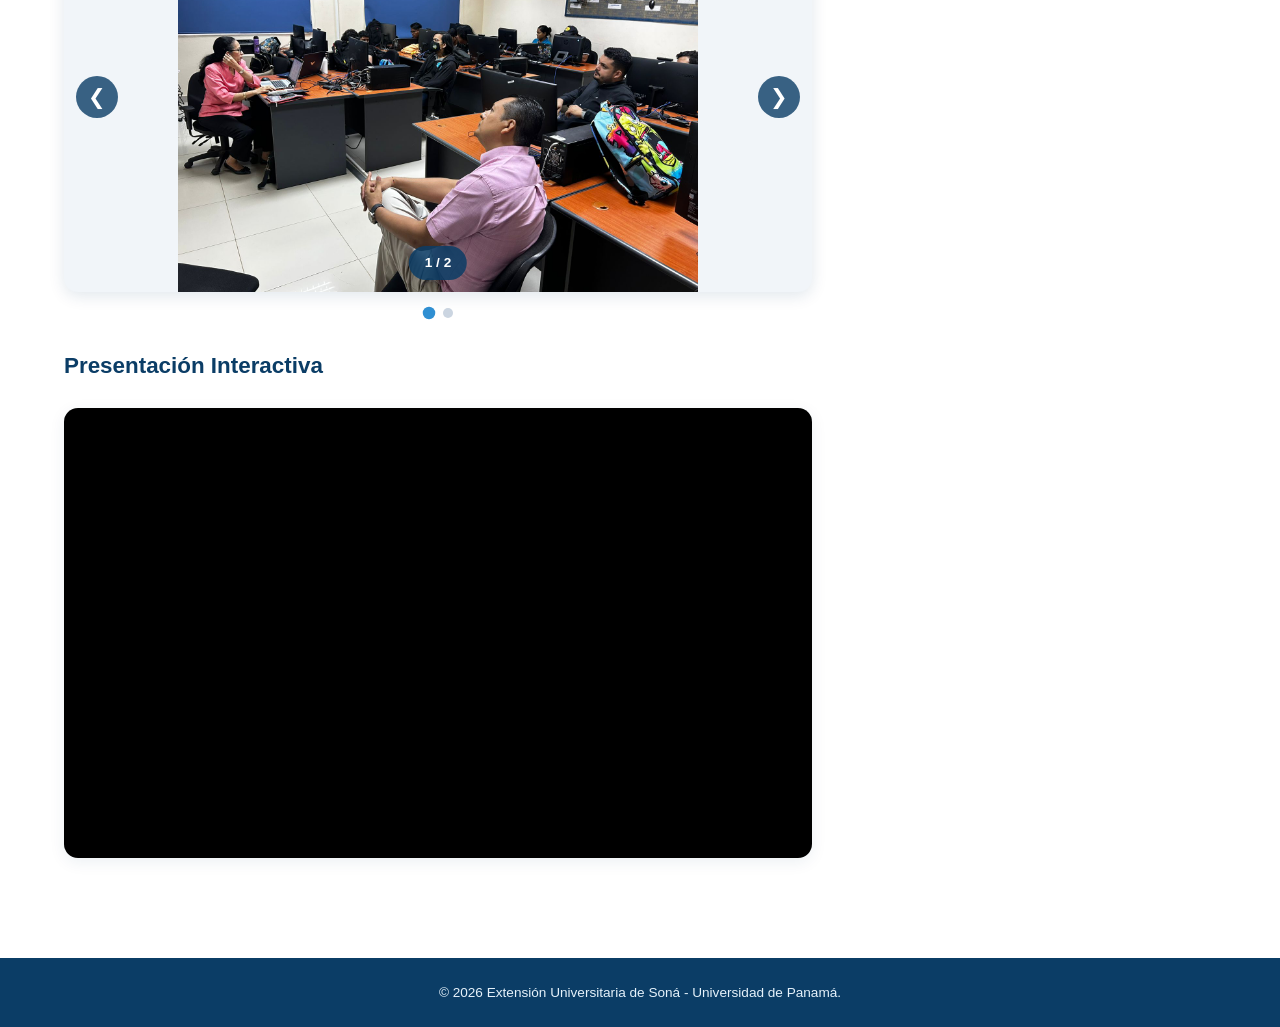
<file: labores/realizadas/alfabetizacion-digital.html>
<!DOCTYPE html>
<html lang="es">

<head>
    <meta charset="UTF-8">
    <meta name="viewport" content="width=device-width, initial-scale=1.0">

    <title>Alfabetización Digital - Servicio Social 2025</title>

    <link rel="stylesheet" href="../../styles.css">

    <style>
        /* ==========================================
           IMAGEN PRINCIPAL
        ========================================== */

        .banner-vertical {
            width: 100%;
            max-height: 480px;
            object-fit: contain;
            background: #f1f5f9;
            border-radius: 14px;
            margin-bottom: 25px;
            box-shadow: 0 4px 16px rgba(11,61,102,0.08);
            display: block;
        }

        /* ==========================================
           DISTRIBUCIÓN EN COLUMNAS
        ========================================== */

        .contenido-proyecto {
            display: grid;
            grid-template-columns: minmax(0, 2fr) minmax(0, 1fr);
            gap: 30px;
            align-items: start;
        }

        .columna-principal {
            min-width: 0;
        }

        /* ==========================================
           TÍTULOS Y TEXTOS
        ========================================== */

        .titulo-contenido {
            color: var(--blue-darkest);
            margin-bottom: 12px;
            font-size: 1.4rem;
        }

        .texto-proyecto {
            color: var(--text-muted);
            margin-bottom: 25px;
            line-height: 1.7;
        }

        .lista-proyecto {
            color: var(--text-muted);
            margin-bottom: 25px;
            padding-left: 20px;
            display: flex;
            flex-direction: column;
            gap: 6px;
        }

        /* ==========================================
           PRESENTACIÓN DE CANVA
        ========================================== */

        .canva-container {
            position: relative;
            width: 100%;
            height: 450px;
            box-shadow: 0 4px 16px rgba(11,61,102,0.08);
            margin-top: 1.5em;
            margin-bottom: 30px;
            overflow: hidden;
            border-radius: 14px;
            background: #000;
        }

        .canva-container iframe {
            position: absolute;
            inset: 0;
            width: 100%;
            height: 100%;
            border: none;
        }

        /* ==========================================
           FICHA TÉCNICA
        ========================================== */

        .ficha-tecnica {
            background: var(--blue-pale);
            border: 1px solid var(--border);
            border-radius: var(--radius);
            padding: 25px;
            box-shadow: var(--shadow);
            height: fit-content;
        }

        .ficha-logo {
            text-align: center;
            margin-bottom: 20px;
            background: #ffffff;
            padding: 15px;
            border-radius: 10px;
            border: 1px solid var(--border);
        }

        .ficha-logo img {
            max-width: 120px;
            width: 100%;
            height: auto;
            display: block;
            margin: 0 auto;
        }

        .ficha-tecnica h3 {
            color: var(--blue-darkest);
            font-size: 1.2rem;
            margin-bottom: 16px;
            border-bottom: 2px solid var(--border);
            padding-bottom: 8px;
        }

        .ficha-lista {
            list-style: none;
            display: flex;
            flex-direction: column;
            gap: 14px;
            font-size: 0.95rem;
            padding: 0;
        }

        .ficha-lista span {
            color: var(--text-muted);
        }

        /* ==========================================
           MODAL PARA AMPLIAR IMÁGENES
        ========================================== */

        #imageModal {
            border: none;
            border-radius: 12px;
            padding: 15px;
            max-width: 92vw;
            max-height: 92vh;
            background: rgba(0,0,0,0.9);
            box-shadow: 0 20px 25px rgba(0,0,0,0.5);
            margin: auto;
        }

        #imageModal:not([open]) {
            display: none;
        }

        #imageModal::backdrop {
            background: rgba(0,0,0,0.8);
        }

        #imageModal img {
            display: block;
            max-width: 100%;
            max-height: 78vh;
            object-fit: contain;
            border-radius: 8px;
            margin: auto;
        }

        .close-modal {
            display: block;
            margin: 0 0 12px auto;
            background: #ffffff;
            color: #000000;
            border: none;
            padding: 8px 16px;
            font-weight: bold;
            border-radius: 6px;
            cursor: pointer;
        }

        /* ==========================================
           ADAPTACIÓN PARA CELULARES
        ========================================== */

        @media (max-width: 768px) {

            .contenido-proyecto {
                grid-template-columns: 1fr;
                gap: 20px;
            }

            main .section {
                padding: 20px 12px;
            }

            .titulo-contenido {
                font-size: 1.25rem;
            }

            .canva-container {
                height: 320px;
            }
        }
    </style>
</head>

<body>

    <!-- ENCABEZADO -->
    <header class="site-header">

        <div class="header-inner">

            <div class="brand">

                <div class="brand-mark">
                    <img src="../../img/LogoUP.png"
                         alt="Universidad de Panamá">
                </div>

                <div class="brand-text">
                    <strong>Universidad de Panamá</strong>
                    <span>Extensión Universitaria de Soná</span>
                </div>

            </div>

            <!-- MENÚ -->
            <nav class="main-nav">

                <button class="nav-toggle"
                        id="navToggle"
                        type="button"
                        aria-label="Abrir menú">
                    ☰
                </button>

                <ul id="navMenu">
                    <li>
                        <a href="../../index.html#inicio">Inicio</a>
                    </li>
                    <li>
                        <a href="../../index.html#en-curso">En curso</a>
                    </li>
                    <li>
                        <a href="../../index.html#realizadas">Realizadas</a>
                    </li>
                    <li>
                        <a href="../../index.html#recursos">Recursos</a>
                    </li>
                    <li>
                        <a href="../../index.html#contacto">Contacto</a>
                    </li>
                </ul>

            </nav>

        </div>

    </header>

    <!-- CONTENIDO PRINCIPAL -->
    <main>

        <section class="section">

            <!-- ENCABEZADO DEL PROYECTO -->
            <div class="section-header">

                <a href="../../index.html#realizadas"
                   class="resource-link"
                   style="display:inline-block; margin-bottom:15px;">
                    ← Volver al inicio
                </a>

                <br>

                <span class="tag"
                      style="margin-bottom:10px; display:inline-block;">
                    Servicio Social 2025
                </span>

                <h2>
                    Alfabetización Digital para Jóvenes y Adultos
                </h2>

                <p class="section-desc">
                    Formación, tecnología y apoyo comunitario
                    en las Infoplazas de Soná, Las Palmas
                    y Río de Jesús.
                </p>

            </div>

            <!-- CONTENIDO EN COLUMNAS -->
            <div class="contenido-proyecto">

                <!-- COLUMNA PRINCIPAL -->
                <div class="columna-principal">

                    <!-- IMAGEN PRINCIPAL -->
                    <img src="../../img/alfabetizacion1.jpeg"
                         alt="Alfabetización Digital"
                         class="banner-vertical">

                    <!-- DESCRIPCIÓN -->
                    <h3 class="titulo-contenido">
                        Descripción del Proyecto
                    </h3>

                    <p class="texto-proyecto">
                        Proyecto orientado a fortalecer las
                        competencias digitales de jóvenes y adultos
                        de las comunidades de Soná, Las Palmas
                        y Río de Jesús, facilitando el acceso
                        a nuevos conocimientos tecnológicos
                        mediante el Servicio Social universitario
                        de 130 horas.
                    </p>

                    <!-- ÁREAS DE CAPACITACIÓN -->
                    <h3 class="titulo-contenido">
                        Áreas de Capacitación
                    </h3>

                    <ul class="lista-proyecto">

                        <li>Procesadores de texto.</li>

                        <li>
                            Creación y edición de presentaciones.
                        </li>

                        <li>
                            Uso de hojas de cálculo y fórmulas básicas.
                        </li>

                        <li>
                            Manejo seguro de redes sociales.
                        </li>

                        <li>
                            Navegación segura por Internet y búsqueda
                            de información confiable.
                        </li>

                    </ul>

                    <!-- OBJETIVOS -->
                    <h3 class="titulo-contenido">
                        Objetivos del Programa
                    </h3>

                    <ul class="lista-proyecto">

                        <li>
                            Promover el uso adecuado y responsable
                            de las herramientas digitales.
                        </li>

                        <li>
                            Enseñar a utilizar programas informáticos
                            de uso cotidiano.
                        </li>

                        <li>
                            Mejorar las habilidades tecnológicas
                            de los participantes de la comunidad.
                        </li>

                        <li>
                            Fomentar el uso seguro y responsable
                            de Internet.
                        </li>

                    </ul>

                    <!-- METODOLOGÍA -->
                    <h3 class="titulo-contenido">
                        Metodología y Lugar
                    </h3>

                    <p class="texto-proyecto">
                        Desarrollado en las <strong>Infoplazas AIP</strong>
                        de Soná, Las Palmas y Río de Jesús mediante
                        clases explicativas, demostraciones prácticas,
                        ejercicios en computadora, talleres
                        y asesorías individuales.
                    </p>

                    <!-- GALERÍA DE FOTOGRAFÍAS -->
                    <h3 class="titulo-contenido">
                        Galería de Imágenes (Haz clic para ampliar)
                    </h3>

                    <div class="exus-carousel"
                         id="galeria-alfabetizacion-2025"
                         aria-label="Galería de Alfabetización Digital 2025">

                        <!-- FOTOGRAFÍAS -->
                        <div class="exus-carousel-images">

                            <!-- FOTOGRAFÍA 1 -->
                            <div class="exus-carousel-slide active">

                                <img
                                    src="../../img/alfabetizacion2.jpeg"
                                    alt="Actividad de Alfabetización Digital 2025"
                                    onclick="openModal(this.src)">

                            </div>

                            <!-- FOTOGRAFÍA 2 -->
                            <div class="exus-carousel-slide">

                                <img
                                    src="../../img/baner-alfabetizacion2025.jpeg"
                                    alt="Banner de Alfabetización Digital 2025"
                                    onclick="openModal(this.src)">

                            </div>

                        </div>

                        <!-- ANTERIOR -->
                        <button class="exus-carousel-prev"
                                type="button"
                                aria-label="Fotografía anterior">
                            &#10094;
                        </button>

                        <!-- SIGUIENTE -->
                        <button class="exus-carousel-next"
                                type="button"
                                aria-label="Fotografía siguiente">
                            &#10095;
                        </button>

                        <!-- CONTADOR -->
                        <div class="exus-carousel-counter"
                             aria-live="polite">
                            1 / 2
                        </div>

                    </div>

                    <!-- INDICADORES -->
                    <div class="exus-carousel-dots"></div>

                    <!-- PRESENTACIÓN INTERACTIVA -->
                    <h3 class="titulo-contenido">
                        Presentación Interactiva
                    </h3>

                    <div class="canva-container">

                        <iframe
                            loading="lazy"
                            src="https://www.canva.com/design/DAG5JjIxXfY/wzggqZKIwti8ZUpQcgWZfA/view?embed"
                            title="Presentación de Alfabetización Digital 2025"
                            allowfullscreen
                            allow="fullscreen">
                        </iframe>

                    </div>

                </div>
                <!-- FIN DE COLUMNA PRINCIPAL -->

                <!-- FICHA TÉCNICA -->
                <aside class="ficha-tecnica">

                    <div class="ficha-logo">

                        <img src="../../img/logo-infoplaza.jpg"
                             alt="Logo Infoplazas AIP">

                    </div>

                    <h3>Ficha Técnica</h3>

                    <ul class="ficha-lista">

                        <li>
                            <strong>Período:</strong>
                            <br>
                            <span>25 Abril - 21 Nov 2025</span>
                        </li>

                        <li>
                            <strong>Beneficiarios:</strong>
                            <br>
                            <span>Jóvenes y adultos</span>
                        </li>

                        <li>
                            <strong>Tutores Encargados:</strong>
                            <br>
                            <span>
                                • Prof. Lorenzo Caballero
                                <br>
                                • Prof. Johana Castillo
                                <br>
                                • Prof. Gloris Batista Mendoza
                                <br>
                                • Prof. Lesdiel Pinzón
                            </span>
                        </li>

                        <li>
                            <strong>Instituciones:</strong>
                            <br>
                            <span>
                                Universidad de Panamá &amp; Infoplazas AIP
                            </span>
                        </li>

                    </ul>

                    <!-- CONTACTO -->
                    <div style="margin-top:25px;">

                        <a href="../../index.html#contacto"
                           class="btn btn-primary"
                           style="width:100%; text-align:center; display:block;">
                            Contacto
                        </a>

                    </div>

                </aside>
                <!-- FIN FICHA TÉCNICA -->

            </div>
            <!-- FIN CONTENIDO EN COLUMNAS -->

        </section>

    </main>

    <!-- MODAL DE FOTOGRAFÍAS -->
    <dialog id="imageModal">

        <button class="close-modal"
                type="button"
                onclick="closeModal()">
            Cerrar ✕
        </button>

        <img id="modalImage"
             alt="Fotografía ampliada">

    </dialog>

    <!-- PIE DE PÁGINA -->
    <footer class="site-footer">

        <p>
            &copy; 2026 Extensión Universitaria de Soná -
            Universidad de Panamá.
        </p>

    </footer>

    <!-- JAVASCRIPT GENERAL -->
    <script src="../../script.js"></script>

    <!-- FUNCIONES DEL MODAL -->
    <script>

        const modal = document.getElementById('imageModal');
        const modalImage = document.getElementById('modalImage');

        function openModal(src) {

            modalImage.src = src;

            if (!modal.open) {
                modal.showModal();
            }

        }

        function closeModal() {
            modal.close();
        }

        modal.addEventListener('click', event => {

            if (event.target === modal) {
                closeModal();
            }

        });

        modal.addEventListener('close', () => {
            modalImage.removeAttribute('src');
        });

    </script>

</body>
</html>
</file>
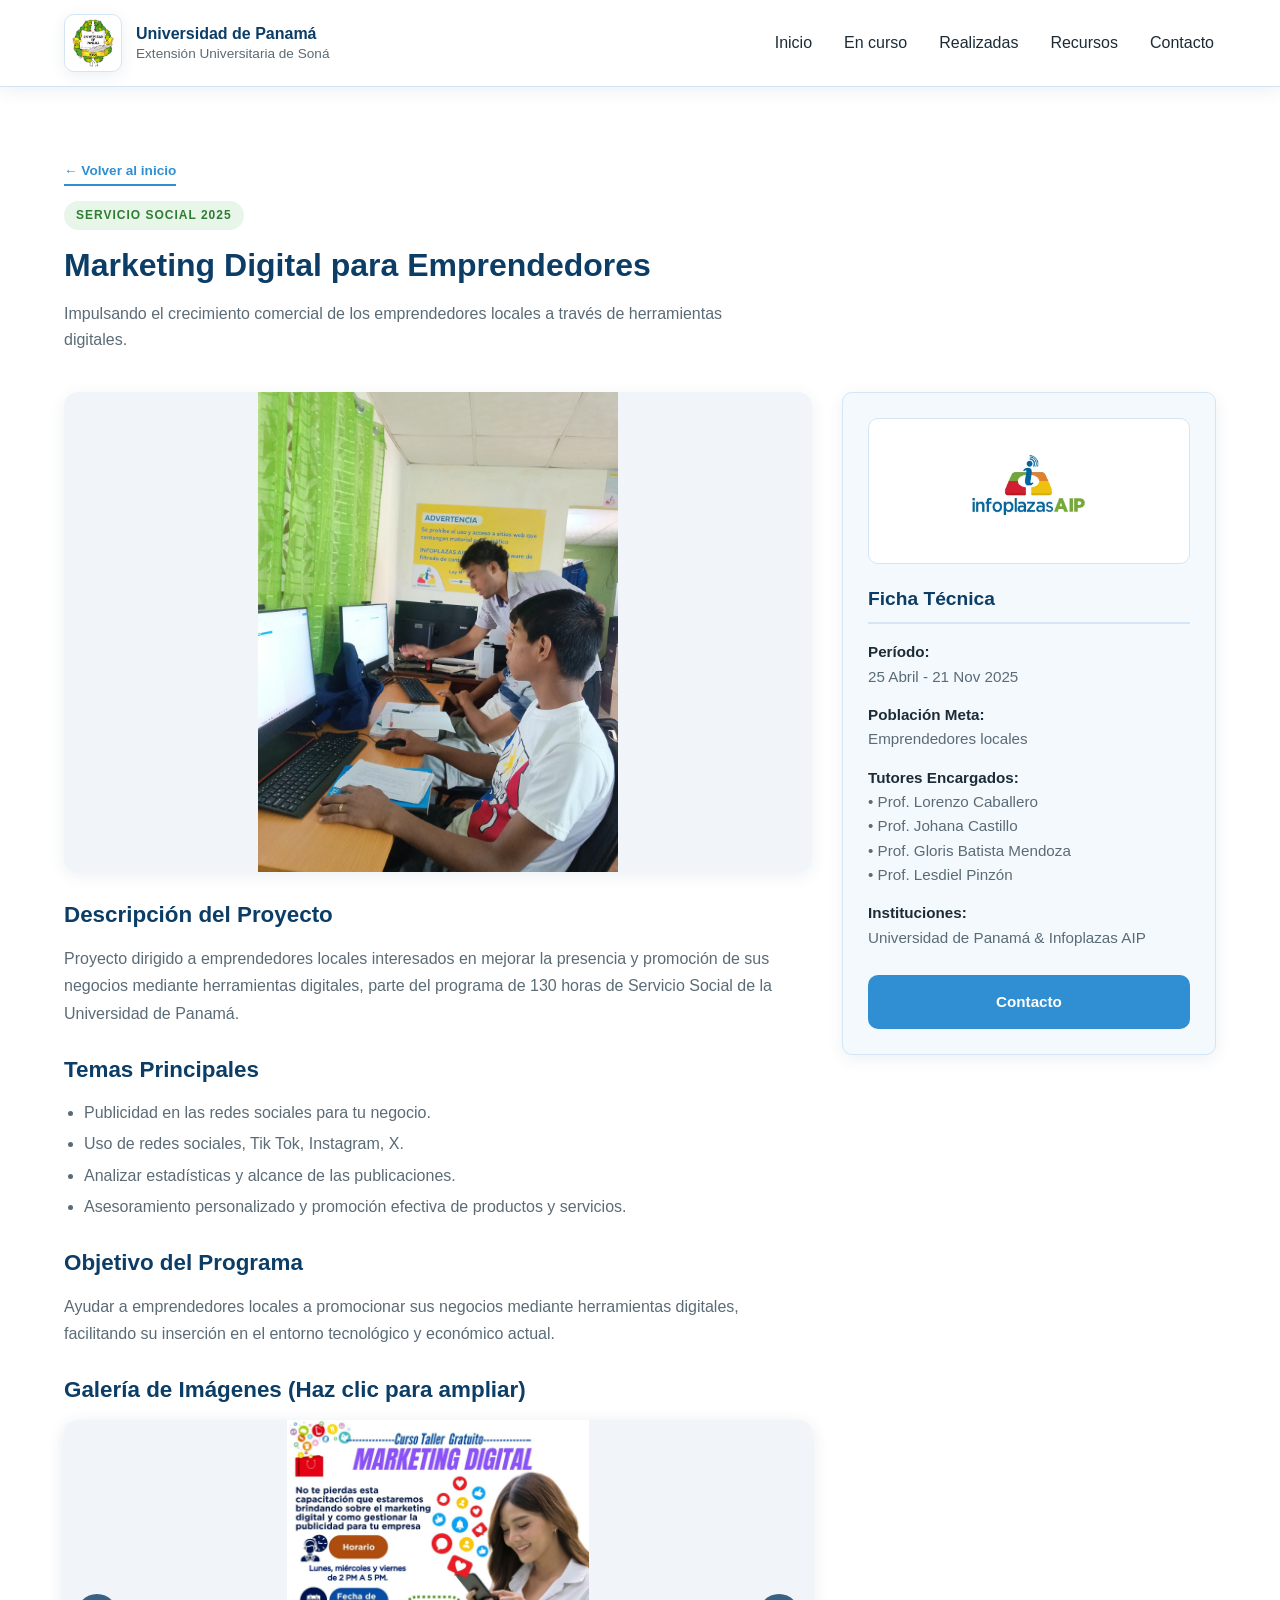
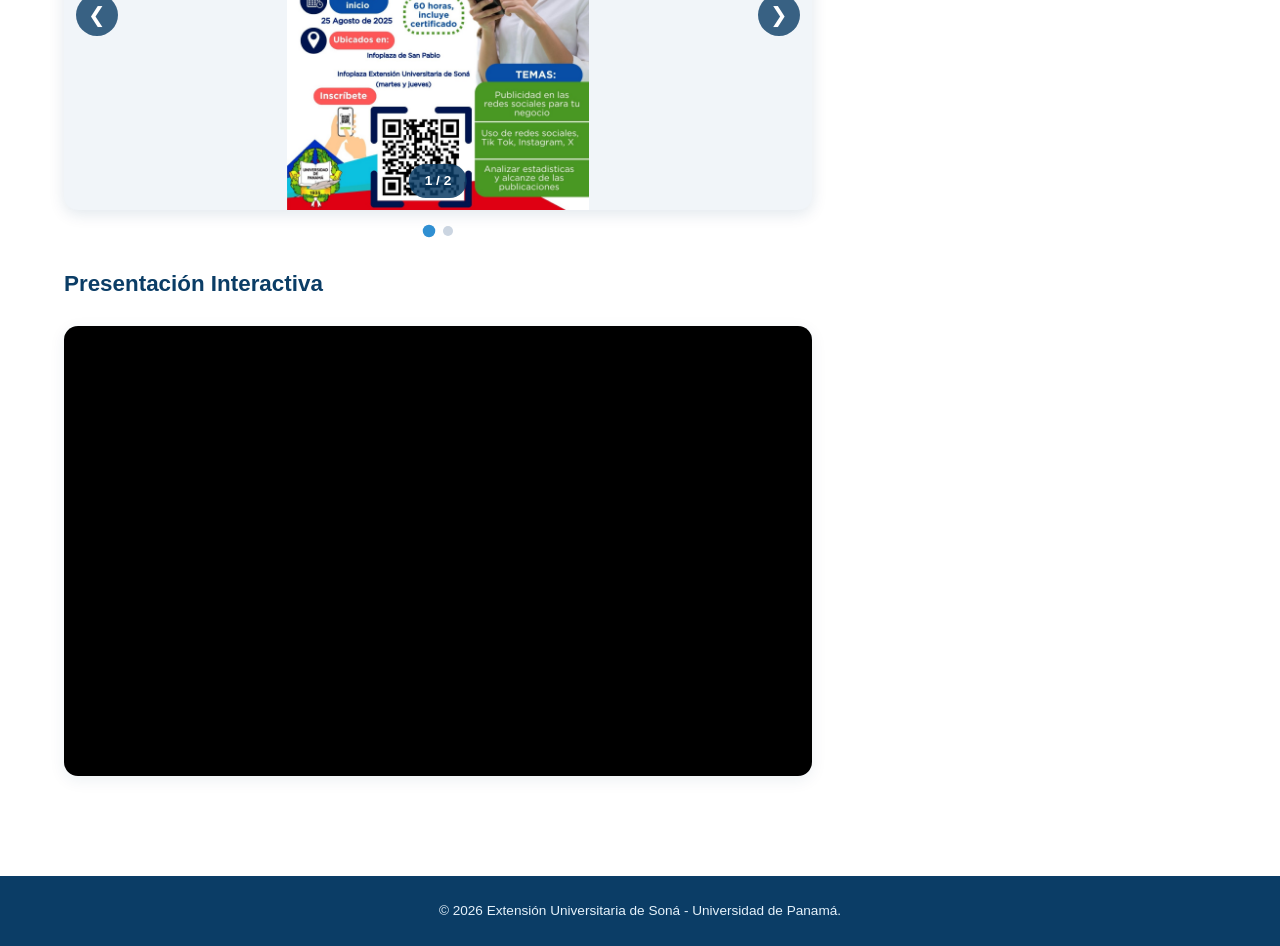
<file: labores/realizadas/marketing-digital.html>
<!DOCTYPE html>
<html lang="es">

<head>
    <meta charset="UTF-8">
    <meta name="viewport" content="width=device-width, initial-scale=1.0">

    <title>Marketing Digital - Servicio Social 2025</title>

    <link rel="stylesheet" href="../../styles.css">

    <style>
        /* ==========================================
           IMAGEN PRINCIPAL
        ========================================== */

        .banner-vertical {
            width: 100%;
            max-height: 480px;
            object-fit: contain;
            background: #f1f5f9;
            border-radius: 14px;
            margin-bottom: 25px;
            box-shadow: 0 4px 16px rgba(11,61,102,0.08);
            display: block;
        }

        /* ==========================================
           DISTRIBUCIÓN DEL CONTENIDO
        ========================================== */

        .contenido-proyecto {
            display: grid;
            grid-template-columns: minmax(0, 2fr) minmax(0, 1fr);
            gap: 30px;
            align-items: start;
        }

        .columna-principal {
            min-width: 0;
        }

        /* ==========================================
           TÍTULOS Y TEXTOS
        ========================================== */

        .titulo-contenido {
            color: var(--blue-darkest);
            margin-bottom: 12px;
            font-size: 1.4rem;
        }

        .texto-proyecto {
            color: var(--text-muted);
            margin-bottom: 25px;
            line-height: 1.7;
        }

        .lista-proyecto {
            color: var(--text-muted);
            margin-bottom: 25px;
            padding-left: 20px;
            display: flex;
            flex-direction: column;
            gap: 6px;
        }

        /* ==========================================
           PRESENTACIÓN INTERACTIVA DE CANVA
        ========================================== */

        .canva-container {
            position: relative;
            width: 100%;
            height: 450px;
            box-shadow: 0 4px 16px rgba(11,61,102,0.08);
            margin-top: 1.5em;
            margin-bottom: 30px;
            overflow: hidden;
            border-radius: 14px;
            background: #000;
        }

        .canva-container iframe {
            position: absolute;
            inset: 0;
            width: 100%;
            height: 100%;
            border: none;
        }

        /* ==========================================
           FICHA TÉCNICA
        ========================================== */

        .ficha-tecnica {
            background: var(--blue-pale);
            border: 1px solid var(--border);
            border-radius: var(--radius);
            padding: 25px;
            box-shadow: var(--shadow);
            height: fit-content;
        }

        .ficha-logo {
            text-align: center;
            margin-bottom: 20px;
            background: #ffffff;
            padding: 15px;
            border-radius: 10px;
            border: 1px solid var(--border);
        }

        .ficha-logo img {
            max-width: 120px;
            width: 100%;
            height: auto;
            display: block;
            margin: 0 auto;
        }

        .ficha-tecnica h3 {
            color: var(--blue-darkest);
            font-size: 1.2rem;
            margin-bottom: 16px;
            border-bottom: 2px solid var(--border);
            padding-bottom: 8px;
        }

        .ficha-lista {
            list-style: none;
            display: flex;
            flex-direction: column;
            gap: 14px;
            font-size: 0.95rem;
            padding: 0;
        }

        .ficha-lista span {
            color: var(--text-muted);
        }

        /* ==========================================
           MODAL PARA AMPLIAR FOTOGRAFÍAS
        ========================================== */

        #imageModal {
            border: none;
            border-radius: 12px;
            padding: 15px;
            max-width: 92vw;
            max-height: 92vh;
            background: rgba(0,0,0,0.9);
            box-shadow: 0 20px 25px rgba(0,0,0,0.5);
            margin: auto;
        }

        #imageModal:not([open]) {
            display: none;
        }

        #imageModal::backdrop {
            background: rgba(0,0,0,0.8);
        }

        #imageModal img {
            display: block;
            max-width: 100%;
            max-height: 78vh;
            object-fit: contain;
            border-radius: 8px;
            margin: auto;
        }

        .close-modal {
            display: block;
            margin: 0 0 12px auto;
            background: #ffffff;
            color: #000000;
            border: none;
            padding: 8px 16px;
            font-weight: bold;
            border-radius: 6px;
            cursor: pointer;
        }

        /* ==========================================
           ADAPTACIÓN PARA CELULARES
        ========================================== */

        @media (max-width: 768px) {

            .contenido-proyecto {
                grid-template-columns: 1fr;
                gap: 20px;
            }

            main .section {
                padding: 20px 12px;
            }

            .titulo-contenido {
                font-size: 1.25rem;
            }

            .canva-container {
                height: 320px;
            }

        }
    </style>
</head>

<body>

    <!-- ENCABEZADO -->
    <header class="site-header">

        <div class="header-inner">

            <div class="brand">

                <div class="brand-mark">
                    <img src="../../img/LogoUP.png"
                         alt="Universidad de Panamá">
                </div>

                <div class="brand-text">
                    <strong>Universidad de Panamá</strong>
                    <span>Extensión Universitaria de Soná</span>
                </div>

            </div>

            <!-- MENÚ -->
            <nav class="main-nav">

                <button class="nav-toggle"
                        id="navToggle"
                        type="button"
                        aria-label="Abrir menú">
                    ☰
                </button>

                <ul id="navMenu">
                    <li>
                        <a href="../../index.html#inicio">Inicio</a>
                    </li>
                    <li>
                        <a href="../../index.html#en-curso">En curso</a>
                    </li>
                    <li>
                        <a href="../../index.html#realizadas">Realizadas</a>
                    </li>
                    <li>
                        <a href="../../index.html#recursos">Recursos</a>
                    </li>
                    <li>
                        <a href="../../index.html#contacto">Contacto</a>
                    </li>
                </ul>

            </nav>

        </div>

    </header>

    <!-- CONTENIDO PRINCIPAL -->
    <main>

        <section class="section">

            <!-- ENCABEZADO DEL PROYECTO -->
            <div class="section-header">

                <a href="../../index.html#realizadas"
                   class="resource-link"
                   style="display:inline-block; margin-bottom:15px;">
                    ← Volver al inicio
                </a>

                <br>

                <span class="tag"
                      style="display:inline-block; margin-bottom:10px;">
                    Servicio Social 2025
                </span>

                <h2>
                    Marketing Digital para Emprendedores
                </h2>

                <p class="section-desc">
                    Impulsando el crecimiento comercial
                    de los emprendedores locales a través
                    de herramientas digitales.
                </p>

            </div>

            <!-- CONTENIDO EN COLUMNAS -->
            <div class="contenido-proyecto">

                <!-- COLUMNA PRINCIPAL -->
                <div class="columna-principal">

                    <!-- IMAGEN PRINCIPAL -->
                    <img src="../../img/marketing2.jpeg"
                         alt="Marketing Digital"
                         class="banner-vertical">

                    <!-- DESCRIPCIÓN -->
                    <h3 class="titulo-contenido">
                        Descripción del Proyecto
                    </h3>

                    <p class="texto-proyecto">
                        Proyecto dirigido a emprendedores locales
                        interesados en mejorar la presencia
                        y promoción de sus negocios mediante
                        herramientas digitales, parte del programa
                        de 130 horas de Servicio Social
                        de la Universidad de Panamá.
                    </p>

                    <!-- TEMAS PRINCIPALES -->
                    <h3 class="titulo-contenido">
                        Temas Principales
                    </h3>

                    <ul class="lista-proyecto">

                        <li>
                            Publicidad en las redes sociales
                            para tu negocio.
                        </li>

                        <li>
                            Uso de redes sociales,
                            Tik Tok, Instagram, X.
                        </li>

                        <li>
                            Analizar estadísticas y alcance
                            de las publicaciones.
                        </li>

                        <li>
                            Asesoramiento personalizado
                            y promoción efectiva de productos
                            y servicios.
                        </li>

                    </ul>

                    <!-- OBJETIVO -->
                    <h3 class="titulo-contenido">
                        Objetivo del Programa
                    </h3>

                    <p class="texto-proyecto">
                        Ayudar a emprendedores locales
                        a promocionar sus negocios mediante
                        herramientas digitales, facilitando
                        su inserción en el entorno tecnológico
                        y económico actual.
                    </p>

                    <!-- ==================================
                         GALERÍA DE IMÁGENES - CARRUSEL
                    ================================== -->

                    <h3 class="titulo-contenido">
                        Galería de Imágenes (Haz clic para ampliar)
                    </h3>

                    <div class="exus-carousel"
                         id="galeria-marketing-2025"
                         aria-label="Galería de Marketing Digital 2025">

                        <!-- CONTENEDOR DE FOTOGRAFÍAS -->
                        <div class="exus-carousel-images">

                            <!-- FOTOGRAFÍA 1 -->
                            <div class="exus-carousel-slide active">

                                <img
                                    src="../../img/baner-marketing2025.jpeg"
                                    alt="Banner de Marketing Digital 2025"
                                    onclick="openModal(this.src)">

                            </div>

                            <!-- FOTOGRAFÍA 2 -->
                            <div class="exus-carousel-slide">

                                <img
                                    src="../../img/marketing1.jpeg"
                                    alt="Actividad de Marketing Digital 2025"
                                    onclick="openModal(this.src)">

                            </div>

                        </div>

                        <!-- BOTÓN ANTERIOR -->
                        <button class="exus-carousel-prev"
                                type="button"
                                aria-label="Fotografía anterior">
                            &#10094;
                        </button>

                        <!-- BOTÓN SIGUIENTE -->
                        <button class="exus-carousel-next"
                                type="button"
                                aria-label="Fotografía siguiente">
                            &#10095;
                        </button>

                        <!-- CONTADOR -->
                        <div class="exus-carousel-counter"
                             aria-live="polite">
                            1 / 2
                        </div>

                    </div>

                    <!-- INDICADORES -->
                    <div class="exus-carousel-dots"></div>

                    <!-- PRESENTACIÓN DE CANVA -->
                    <h3 class="titulo-contenido">
                        Presentación Interactiva
                    </h3>

                    <div class="canva-container">

                        <iframe
                            loading="lazy"
                            src="https://www.canva.com/design/DAG5JjIxXfY/wzggqZKIwti8ZUpQcgWZfA/view?embed"
                            title="Presentación de Marketing Digital 2025"
                            allowfullscreen
                            allow="fullscreen">
                        </iframe>

                    </div>

                </div>
                <!-- FIN COLUMNA PRINCIPAL -->

                <!-- FICHA TÉCNICA -->
                <aside class="ficha-tecnica">

                    <div class="ficha-logo">

                        <img src="../../img/logo-infoplaza.jpg"
                             alt="Logo Infoplazas AIP">

                    </div>

                    <h3>Ficha Técnica</h3>

                    <ul class="ficha-lista">

                        <li>
                            <strong>Período:</strong>
                            <br>
                            <span>25 Abril - 21 Nov 2025</span>
                        </li>

                        <li>
                            <strong>Población Meta:</strong>
                            <br>
                            <span>Emprendedores locales</span>
                        </li>

                        <li>
                            <strong>Tutores Encargados:</strong>
                            <br>
                            <span>
                                • Prof. Lorenzo Caballero
                                <br>
                                • Prof. Johana Castillo
                                <br>
                                • Prof. Gloris Batista Mendoza
                                <br>
                                • Prof. Lesdiel Pinzón
                            </span>
                        </li>

                        <li>
                            <strong>Instituciones:</strong>
                            <br>
                            <span>
                                Universidad de Panamá &amp; Infoplazas AIP
                            </span>
                        </li>

                    </ul>

                    <!-- CONTACTO -->
                    <div style="margin-top:25px;">

                        <a href="../../index.html#contacto"
                           class="btn btn-primary"
                           style="width:100%; text-align:center; display:block;">
                            Contacto
                        </a>

                    </div>

                </aside>
                <!-- FIN FICHA TÉCNICA -->

            </div>
            <!-- FIN CONTENIDO EN COLUMNAS -->

        </section>

    </main>

    <!-- MODAL PARA AMPLIAR FOTOGRAFÍAS -->
    <dialog id="imageModal">

        <button class="close-modal"
                type="button"
                onclick="closeModal()">
            Cerrar ✕
        </button>

        <img id="modalImage"
             alt="Fotografía ampliada">

    </dialog>

    <!-- PIE DE PÁGINA -->
    <footer class="site-footer">

        <p>
            &copy; 2026 Extensión Universitaria de Soná -
            Universidad de Panamá.
        </p>

    </footer>

    <!-- JAVASCRIPT PRINCIPAL -->
    <script src="../../script.js"></script>

    <!-- FUNCIONES DEL MODAL -->
    <script>

        const modal = document.getElementById('imageModal');
        const modalImage = document.getElementById('modalImage');

        function openModal(src) {

            modalImage.src = src;

            if (!modal.open) {
                modal.showModal();
            }

        }

        function closeModal() {
            modal.close();
        }

        modal.addEventListener('click', event => {

            if (event.target === modal) {
                closeModal();
            }

        });

        modal.addEventListener('close', () => {
            modalImage.removeAttribute('src');
        });

    </script>

</body>
</html>
</file>
<file: styles.css>
/* ==========================================
   VARIABLES DE COLOR - EXUS
========================================== */

:root {
    --blue-darkest: #0b3d66;
    --blue-dark: #1b5e8c;
    --blue-primary: #2f8fd2;
    --blue-light: #e6f2fb;
    --blue-pale: #f4f9fd;
    --accent: #ffb703;
    --text-dark: #1c2b36;
    --text-muted: #5b6b76;
    --white: #ffffff;
    --border: #d4e6f5;
    --radius: 10px;
    --shadow: 0 4px 16px rgba(11, 61, 102, 0.08);
}

/* ==========================================
   ESTILOS GENERALES
========================================== */

* {
    margin: 0;
    padding: 0;
    box-sizing: border-box;
}

html {
    scroll-behavior: smooth;
}

body {
    font-family: 'Segoe UI', Tahoma, Geneva, Verdana, sans-serif;
    color: var(--text-dark);
    background: var(--white);
    line-height: 1.6;
}

img {
    max-width: 100%;
    display: block;
}

a {
    text-decoration: none;
    color: inherit;
}

/* ==========================================
   ENCABEZADO
========================================== */

.site-header {
    position: sticky;
    top: 0;
    z-index: 100;
    background: var(--white);
    border-bottom: 1px solid var(--border);
    box-shadow: var(--shadow);
}

.header-inner {
    max-width: 1200px;
    margin: 0 auto;
    display: flex;
    align-items: center;
    justify-content: space-between;
    padding: 14px 24px;
}

.brand {
    display: flex;
    align-items: center;
    gap: 14px;
}

.brand-mark {
    width: 58px;
    height: 58px;
    display: flex;
    align-items: center;
    justify-content: center;
    background: var(--white);
    border-radius: 10px;
    overflow: hidden;
    border: 1px solid var(--border);
    box-shadow: var(--shadow);
    flex-shrink: 0;
}

.brand-mark img {
    width: 100%;
    height: 100%;
    object-fit: contain;
    padding: 4px;
}

.brand-text {
    display: flex;
    flex-direction: column;
    font-size: 0.85rem;
    line-height: 1.3;
}

.brand-text strong {
    font-size: 1rem;
    color: var(--blue-darkest);
}

.brand-text span {
    color: var(--text-muted);
}

/* ==========================================
   MENÚ DE NAVEGACIÓN
========================================== */

.main-nav ul {
    display: flex;
    gap: 28px;
    list-style: none;
}

.main-nav a {
    font-weight: 500;
    color: var(--text-dark);
    padding: 6px 2px;
    border-bottom: 2px solid transparent;
    transition: color 0.2s, border-color 0.2s;
}

.main-nav a:hover,
.main-nav a.active {
    color: var(--blue-primary);
    border-color: var(--blue-primary);
}

.nav-toggle {
    display: none;
    background: none;
    border: none;
    font-size: 1.5rem;
    cursor: pointer;
    color: var(--blue-darkest);
}

/* ==========================================
   PORTADA PRINCIPAL
========================================== */

.hero {
    position: relative;
    overflow: hidden;

    background-color: var(--blue-darkest);

    background-image:
        linear-gradient(
            90deg,
            rgba(11, 61, 102, 0.78) 0%,
            rgba(11, 61, 102, 0.50) 50%,
            rgba(11, 61, 102, 0.15) 100%
        ),
        url("./img/exus.png");

    background-size: cover;
    background-position: center center;
    background-repeat: no-repeat;

    padding: 80px 24px 60px;

    display: grid;
    grid-template-columns: 1.4fr 1fr;
    gap: 40px;
    align-items: center;

    max-width: 1200px;
    margin: 0 auto;

    border-radius: 0 0 18px 18px;
}

.eyebrow {
    text-transform: uppercase;
    letter-spacing: 2px;
    font-size: 0.78rem;
    font-weight: 700;
    color: var(--blue-primary);
    margin-bottom: 10px;
}

.hero .eyebrow {
    color: #d9efff;
}

.hero h1 {
    font-size: 2.6rem;
    line-height: 1.2;
    color: #ffffff;
    margin-bottom: 18px;
    text-shadow: 0 2px 8px rgba(0, 0, 0, 0.45);
}

.hero-text {
    color: #ffffff;
    font-size: 1.05rem;
    max-width: 540px;
    margin-bottom: 28px;
    text-shadow: 0 1px 5px rgba(0, 0, 0, 0.4);
}

.hero-actions {
    display: flex;
    gap: 14px;
    flex-wrap: wrap;
}

/* ==========================================
   BOTONES GENERALES
========================================== */

.btn {
    display: inline-block;
    padding: 13px 26px;
    border-radius: var(--radius);
    font-weight: 600;
    font-size: 0.95rem;
    cursor: pointer;
    border: 2px solid transparent;

    transition:
        transform 0.15s ease,
        box-shadow 0.15s ease,
        background 0.2s;
}

.btn-primary {
    background: var(--blue-primary);
    color: var(--white);
}

.btn-primary:hover {
    background: var(--blue-dark);
    transform: translateY(-2px);
    box-shadow: var(--shadow);
}

.btn-secondary {
    background: var(--white);
    color: var(--blue-dark);
    border-color: var(--blue-primary);
}

.btn-secondary:hover {
    background: var(--blue-light);
    transform: translateY(-2px);
}

/* ==========================================
   ESTADÍSTICAS
========================================== */

.hero-stats {
    display: flex;
    flex-direction: column;
    gap: 22px;

    background: rgba(255, 255, 255, 0.94);
    border: 1px solid rgba(255, 255, 255, 0.55);
    border-radius: var(--radius);

    padding: 28px;

    box-shadow: 0 8px 24px rgba(0, 0, 0, 0.15);
    backdrop-filter: blur(4px);
}

.stat {
    display: flex;
    flex-direction: column;
    border-left: 4px solid var(--blue-primary);
    padding-left: 16px;
}

.stat-number {
    font-size: 2.2rem;
    font-weight: 800;
    color: var(--blue-darkest);
}

.stat-label {
    color: var(--text-muted);
    font-size: 0.9rem;
}

/* ==========================================
   SECCIONES
========================================== */

.section {
    max-width: 1200px;
    margin: 0 auto;
    padding: 70px 24px;
}

.section-alt {
    background: var(--blue-pale);
    max-width: 100%;
}

.section-alt .section-header,
.section-alt .timeline,
.section-alt .contact-form {
    max-width: 1200px;
    margin: 0 auto;
}

.section-header {
    max-width: 700px;
    margin-bottom: 40px;
}

.section-header h2 {
    font-size: 2rem;
    color: var(--blue-darkest);
    margin-bottom: 10px;
}

.section-desc {
    color: var(--text-muted);
}

/* ==========================================
   TARJETAS DE SERVICIOS SOCIALES
========================================== */

.card-grid {
    display: grid;
    grid-template-columns: repeat(auto-fit, minmax(280px, 1fr));
    gap: 22px;
}

.card {
    background: var(--white);
    border: 1px solid var(--border);
    border-radius: 14px;
    overflow: hidden;
    box-shadow: var(--shadow);

    transition: 0.25s ease;

    display: flex;
    flex-direction: column;
}

.card:hover {
    transform: translateY(-6px);
    box-shadow: 0 10px 25px rgba(11, 61, 102, 0.15);
}

.card-image {
    width: 100%;
    height: 220px;
    object-fit: cover;
    display: block;
    transition: transform 0.4s ease;
}

.card:hover .card-image {
    transform: scale(1.05);
}

.card .tag,
.card h3,
.card p,
.card .card-meta {
    margin-left: 24px;
    margin-right: 24px;
}

.card .tag {
    margin-top: 22px;
}

.tag {
    align-self: flex-start;
    font-size: 0.75rem;
    font-weight: 700;
    text-transform: uppercase;
    letter-spacing: 1px;
    padding: 5px 12px;
    border-radius: 999px;
    background: #e8f5e9;
    color: #2e7d32;
}

.tag-active {
    background: var(--blue-light);
    color: var(--blue-dark);
}

.card h3 {
    color: var(--blue-darkest);
    font-size: 1.22rem;
    margin-top: 6px;
}

.card p {
    color: var(--text-muted);
    font-size: 0.95rem;
    line-height: 1.6;
}

.card-meta {
    list-style: none;
    margin: 10px 24px 24px;
    display: flex;
    flex-direction: column;
    gap: 8px;
    font-size: 0.88rem;
}

.card-meta strong {
    color: var(--blue-dark);
}

.card-link {
    display: block;
    color: inherit;
    text-decoration: none;
}

.card-link:hover {
    text-decoration: none;
}

.card-link .card {
    height: 100%;
}

/* ==========================================
   LÍNEA DE TIEMPO ORIGINAL
========================================== */

.timeline {
    display: flex;
    flex-direction: column;
    gap: 0;
    border-left: 3px solid var(--blue-primary);
    padding-left: 30px;
}

.timeline-item {
    position: relative;
    padding: 0 0 32px 0;
}

.timeline-item::before {
    content: '';
    position: absolute;
    left: -39px;
    top: 4px;
    width: 14px;
    height: 14px;
    background: var(--white);
    border: 3px solid var(--blue-primary);
    border-radius: 50%;
}

.timeline-date {
    font-weight: 700;
    color: var(--blue-primary);
    font-size: 0.85rem;
    text-transform: uppercase;
    letter-spacing: 1px;
    margin-bottom: 4px;
}

.timeline-body h3 {
    color: var(--blue-darkest);
    margin-bottom: 6px;
    font-size: 1.1rem;
}

.timeline-body p {
    color: var(--text-muted);
    font-size: 0.95rem;
}

/* ==========================================
   RECURSOS Y DOCUMENTOS ORIGINALES
========================================== */

.resource-filters {
    display: flex;
    gap: 10px;
    margin-bottom: 30px;
    flex-wrap: wrap;
}

.filter-btn {
    background: var(--white);
    border: 1px solid var(--border);
    color: var(--text-dark);
    padding: 9px 18px;
    border-radius: 999px;
    cursor: pointer;
    font-size: 0.9rem;
    font-weight: 500;
    transition:
        background 0.2s,
        color 0.2s,
        border-color 0.2s;
}

.filter-btn:hover {
    border-color: var(--blue-primary);
}

.filter-btn.active {
    background: var(--blue-primary);
    color: var(--white);
    border-color: var(--blue-primary);
}

.resource-grid {
    display: grid;
    grid-template-columns: repeat(auto-fit, minmax(300px, 1fr));
    gap: 20px;
}

.resource-card {
    display: flex;
    gap: 16px;
    background: var(--white);
    border: 1px solid var(--border);
    border-radius: var(--radius);
    padding: 20px;
    box-shadow: var(--shadow);
    transition: transform 0.15s ease;
}

.resource-card:hover {
    transform: translateY(-3px);
}

.resource-icon {
    font-size: 1.8rem;
    flex-shrink: 0;
}

.resource-info h3 {
    font-size: 1rem;
    color: var(--blue-darkest);
    margin-bottom: 4px;
}

.resource-info p {
    font-size: 0.88rem;
    color: var(--text-muted);
    margin-bottom: 10px;
}

.resource-link {
    font-size: 0.85rem;
    font-weight: 700;
    color: var(--blue-primary);
    border-bottom: 2px solid var(--blue-primary);
    padding-bottom: 2px;
}

.resource-link:hover {
    color: var(--blue-dark);
    border-color: var(--blue-dark);
}

.resource-card.hidden {
    display: none;
}

/* ==========================================
   LÍNEA DE TIEMPO DE DOCUMENTOS
   SIN ETAPAS NI NUMERACIÓN
========================================== */

.resource-timeline {
    position: relative;
    max-width: 950px;
    margin: 40px auto 0;
    padding-left: 65px;
}

/* Línea vertical */

.resource-timeline::before {
    content: "";
    position: absolute;
    top: 20px;
    bottom: 20px;
    left: 23px;
    width: 4px;

    background: linear-gradient(
        to bottom,
        #2f8fd2,
        #1b5e8c,
        #0b3d66
    );

    border-radius: 10px;
}

/* Documentos */

.resource-timeline .timeline-document {
    position: relative;
    display: flex;
    align-items: flex-start;
    gap: 20px;

    background: #ffffff;
    border: 1px solid #d4e6f5;
    border-left: 5px solid #2f8fd2;
    border-radius: 12px;

    padding: 24px;
    margin-bottom: 28px;

    box-shadow: 0 4px 16px rgba(11, 61, 102, 0.08);

    transition:
        transform 0.25s ease,
        box-shadow 0.25s ease;
}

.resource-timeline .timeline-document:last-child {
    margin-bottom: 0;
}

.resource-timeline .timeline-document:hover {
    transform: translateY(-4px);
    box-shadow: 0 10px 25px rgba(11, 61, 102, 0.15);
}

/* Marcadores azules */

.resource-timeline .timeline-marker {
    position: absolute;
    top: 25px;
    left: -65px;

    width: 46px;
    height: 46px;

    background: #2f8fd2;
    border: 6px solid #ffffff;
    border-radius: 50%;

    box-shadow: 0 0 0 3px #2f8fd2;
    z-index: 2;
}

/* Iconos */

.resource-timeline .timeline-document-icon {
    display: flex;
    align-items: center;
    justify-content: center;
    flex-shrink: 0;

    width: 54px;
    height: 54px;

    background: #e6f2fb;
    border-radius: 12px;
    font-size: 1.7rem;
}

/* Información del documento */

.resource-timeline .timeline-document-info {
    flex: 1;
    min-width: 0;
}

.resource-timeline .timeline-document-info h3 {
    font-size: 1.15rem;
    color: #0b3d66;
    margin-bottom: 10px;
}

.resource-timeline .timeline-document-info p {
    color: #5b6b76;
    font-size: 0.95rem;
    line-height: 1.6;
    margin-bottom: 16px;
}

/* Descargas */

.resource-timeline .timeline-download {
    display: inline-flex;
    align-items: center;
    justify-content: center;

    padding: 10px 20px;

    background: #2f8fd2;
    color: #ffffff;
    border-radius: 8px;

    font-size: 0.9rem;
    font-weight: 700;

    transition:
        background 0.25s ease,
        transform 0.25s ease;
}

.resource-timeline .timeline-download:hover {
    background: #1b5e8c;
    color: #ffffff;
    transform: translateY(-2px);
}

/* ==========================================
   SECCIÓN DE CONTACTO
========================================== */

.contact-grid {
    display: grid;
    grid-template-columns: 1fr 1.1fr;
    gap: 30px;
    max-width: 1200px;
}

.contact-info {
    background: var(--white);
    border: 1px solid var(--border);
    border-radius: var(--radius);
    padding: 30px;
    box-shadow: var(--shadow);

    display: flex;
    flex-direction: column;
    gap: 18px;
}

.contact-info h3 {
    color: var(--blue-darkest);
    font-size: 1.3rem;
}

.contact-text {
    color: var(--text-muted);
    font-size: 0.95rem;
}

.contact-list {
    list-style: none;
    display: flex;
    flex-direction: column;
    gap: 14px;
}

.contact-list li {
    display: flex;
    gap: 14px;
    align-items: flex-start;
}

.contact-icon {
    font-size: 1.3rem;
    flex-shrink: 0;

    width: 32px;
    height: 32px;

    display: flex;
    align-items: center;
    justify-content: center;

    background: var(--blue-light);
    border-radius: 8px;
}

.contact-list li div {
    display: flex;
    flex-direction: column;
    font-size: 0.92rem;
}

.contact-list li strong {
    color: var(--blue-darkest);
}

.contact-list li span {
    color: var(--text-muted);
}

/* ==========================================
   WHATSAPP
========================================== */

.btn-whatsapp {
    display: inline-flex;
    align-items: center;
    gap: 10px;

    background: #25D366;
    color: var(--white);

    align-self: flex-start;
}

.btn-whatsapp:hover {
    background: #1ebd5a;
    transform: translateY(-2px);
}

.whatsapp-icon {
    font-size: 1rem;
}

/* ==========================================
   INSTAGRAM
========================================== */

.social-links {
    display: flex;
    flex-direction: column;
    align-items: flex-start;
    gap: 12px;
    margin-top: 4px;
}

.social-label {
    font-size: 0.9rem;
    color: var(--text-muted);
    font-weight: 600;
}

.social-icon {
    display: flex;
    align-items: center;
    justify-content: center;

    width: 38px;
    height: 38px;

    border-radius: 50%;
    background: var(--blue-light);
    color: var(--blue-dark);

    font-weight: 700;
    font-size: 0.85rem;

    transition:
        background 0.2s,
        color 0.2s,
        transform 0.15s;
}

.social-icon:hover {
    background: var(--blue-primary);
    color: var(--white);
    transform: translateY(-2px);
}

.btn-instagram {
    display: inline-flex;
    align-items: center;
    justify-content: center;
    gap: 10px;

    background: linear-gradient(
        45deg,
        #f58529,
        #dd2a7b,
        #8134af,
        #515bd4
    );

    color: #ffffff;
    align-self: flex-start;
    border: 2px solid transparent;
    font-weight: 600;
    text-decoration: none;

    transition:
        transform 0.3s ease,
        box-shadow 0.3s ease;
}

.btn-instagram:hover {
    transform: translateY(-2px);
    box-shadow: 0 6px 18px rgba(221, 42, 123, 0.3);
    color: #ffffff;
}

.btn-instagram svg {
    flex-shrink: 0;
}

/* ==========================================
   MAPA DE CONTACTO
========================================== */

.contact-map {
    border-radius: var(--radius);
    overflow: hidden;
    box-shadow: var(--shadow);
    min-height: 320px;
    border: 1px solid var(--border);
}

/* ==========================================
   PIE DE PÁGINA
========================================== */

.site-footer {
    background: var(--blue-darkest);
    color: var(--blue-light);
    text-align: center;
    padding: 24px;
    font-size: 0.85rem;
}

/* ==========================================
   CARRUSEL DE FOTOGRAFÍAS
========================================== */

/* Contenedor principal */

.exus-carousel {
    position: relative;
    width: 100%;
    height: 390px;

    background: #f1f5f9;

    border-radius: 14px;
    overflow: hidden;

    box-shadow: 0 4px 16px rgba(11, 61, 102, 0.12);
    touch-action: pan-y;
}

/* Contenedor de imágenes */

.exus-carousel-images {
    position: relative;
    width: 100%;
    height: 100%;
}

/* Cada fotografía */

.exus-carousel-slide {
    position: absolute;
    inset: 0;

    opacity: 0;
    visibility: hidden;

    transition:
        opacity 0.4s ease,
        visibility 0.4s ease;
}

/* Fotografía activa */

.exus-carousel-slide.active {
    opacity: 1;
    visibility: visible;
    z-index: 1;
}

/* Fotografías */

.exus-carousel-slide img {
    width: 100%;
    height: 100%;

    object-fit: contain;
    object-position: center;

    display: block;
    cursor: zoom-in;

    user-select: none;
    -webkit-user-drag: none;
}

/* Flechas */

.exus-carousel-prev,
.exus-carousel-next {
    position: absolute;
    top: 50%;
    transform: translateY(-50%);

    z-index: 3;

    width: 42px;
    height: 42px;

    display: flex;
    align-items: center;
    justify-content: center;

    border: none;
    border-radius: 50%;

    background: rgba(11, 61, 102, 0.80);
    color: #ffffff;

    font-size: 1.3rem;
    cursor: pointer;

    transition: background 0.25s ease;
}

.exus-carousel-prev {
    left: 12px;
}

.exus-carousel-next {
    right: 12px;
}

.exus-carousel-prev:hover,
.exus-carousel-next:hover {
    background: #2f8fd2;
}

/* Contador */

.exus-carousel-counter {
    position: absolute;
    bottom: 12px;
    left: 50%;
    transform: translateX(-50%);

    z-index: 3;

    padding: 6px 16px;

    background: rgba(11, 61, 102, 0.85);
    color: #ffffff;

    border-radius: 20px;

    font-size: 0.85rem;
    font-weight: 600;
}

/* Indicadores inferiores */

.exus-carousel-dots {
    display: flex;
    justify-content: center;
    align-items: center;
    flex-wrap: wrap;

    gap: 9px;
    margin-top: 16px;
    margin-bottom: 30px;
}

.exus-carousel-dot {
    width: 10px;
    height: 10px;

    background: #cbd5e1;

    border: none;
    border-radius: 50%;

    cursor: pointer;

    transition:
        background 0.25s ease,
        transform 0.25s ease;
}

.exus-carousel-dot.active {
    background: #2f8fd2;
    transform: scale(1.25);
}

/* Navegación por teclado */

.exus-carousel-prev:focus-visible,
.exus-carousel-next:focus-visible,
.exus-carousel-dot:focus-visible {
    outline: 3px solid #ffb703;
    outline-offset: 3px;
}

/* ==========================================
   ADAPTACIÓN PARA TABLETAS
========================================== */

@media (max-width: 900px) {

    .hero {
        grid-template-columns: 1fr;
    }

    .contact-grid {
        grid-template-columns: 1fr;
    }

    .contact-map {
        min-height: 280px;
    }
}

/* ==========================================
   ADAPTACIÓN PARA CELULARES
========================================== */

@media (max-width: 768px) {

    /* Encabezado */

    .header-inner {
        padding: 12px 18px;
    }

    .brand {
        gap: 10px;
    }

    .brand-mark {
        width: 48px;
        height: 48px;
    }

    .brand-text strong {
        font-size: 0.92rem;
    }

    .brand-text span {
        font-size: 0.75rem;
    }

    /* Menú */

    .nav-toggle {
        display: block;
    }

    .main-nav ul {
        position: absolute;
        top: 100%;
        left: 0;
        right: 0;

        background: var(--white);

        flex-direction: column;
        gap: 0;

        border-top: 1px solid var(--border);
        box-shadow: var(--shadow);

        display: none;
    }

    .main-nav ul.open {
        display: flex;
    }

    .main-nav a {
        display: block;
        padding: 14px 24px;
        border-bottom: 1px solid var(--border);
    }

    /* Portada */

    .hero {
        padding: 50px 18px;
        gap: 28px;

        background-image:
            linear-gradient(
                rgba(11, 61, 102, 0.72),
                rgba(11, 61, 102, 0.66)
            ),
            url("./img/exus.png");

        background-position: 60% center;
    }

    .hero-content {
        text-align: center;
    }

    .hero h1 {
        font-size: 1.8rem;
        text-align: center;
        color: #ffffff;
    }

    .hero-text {
        margin: auto;
        margin-bottom: 24px;
        color: #ffffff;
    }

    .hero-actions {
        justify-content: center;
        flex-direction: column;
    }

    .hero-actions .btn {
        width: 100%;
        text-align: center;
    }

    /* Estadísticas */

    .hero-stats {
        flex-direction: row;
        justify-content: space-between;
        text-align: center;
        gap: 10px;
        padding: 20px;
    }

    .stat {
        flex: 1;
        border-left: none;
        padding-left: 0;
    }

    .stat-number {
        font-size: 1.7rem;
    }

    .stat-label {
        font-size: 0.8rem;
    }

    /* Secciones */

    .section {
        padding: 50px 18px;
    }

    .section-header {
        margin-bottom: 28px;
    }

    .section-header h2 {
        font-size: 1.7rem;
    }

    /* Tarjetas */

    .card-image {
        height: 180px;
    }

    /* Recursos originales */

    .resource-card {
        padding: 16px;
    }

    .resource-icon {
        font-size: 1.5rem;
    }

    /* Línea de tiempo */

    .resource-timeline {
        padding-left: 45px;
        margin-top: 30px;
    }

    .resource-timeline::before {
        left: 17px;
        width: 3px;
    }

    .resource-timeline .timeline-document {
        flex-direction: column;
        gap: 14px;
        padding: 18px;
        margin-bottom: 25px;
    }

    .resource-timeline .timeline-marker {
        left: -45px;
        top: 20px;

        width: 36px;
        height: 36px;
        border-width: 5px;
    }

    .resource-timeline .timeline-document-icon {
        width: 46px;
        height: 46px;
        font-size: 1.4rem;
    }

    .resource-timeline .timeline-document-info h3 {
        font-size: 1rem;
    }

    .resource-timeline .timeline-download {
        width: 100%;
        text-align: center;
    }

    /* Contacto */

    .contact-info {
        padding: 22px;
    }

    .contact-map {
        min-height: 250px;
    }

    .btn-instagram {
        text-align: center;
    }

    /* Carrusel */

    .exus-carousel {
        height: 280px;
    }

    .exus-carousel-prev,
    .exus-carousel-next {
        width: 36px;
        height: 36px;
        font-size: 1rem;
    }

    .exus-carousel-prev {
        left: 8px;
    }

    .exus-carousel-next {
        right: 8px;
    }

    /* Pie de página */

    .site-footer {
        padding: 18px;
        font-size: 0.8rem;
    }
}

/* ==========================================
   REDUCIR ANIMACIONES SI EL USUARIO LO PIDE
========================================== */

@media (prefers-reduced-motion: reduce) {

    * {
        transition: none !important;
        scroll-behavior: auto !important;
    }
}


/* ====================================================
   ROTACIÓN AUTOMÁTICA DE IMÁGENES EN TARJETAS DEL INDEX
   Cambia cada 1000 ms, con transición sin destellos.
==================================================== */
.card-image-rotator {
    position: relative;
    width: 100%;
    height: 220px;
    overflow: hidden;
    flex-shrink: 0;
    background: var(--blue-light);
}
.card-image-rotator .card-image {
    position: absolute;
    inset: 0;
    width: 100%;
    height: 100%;
    object-fit: cover;
    display: block;
    transition: opacity 350ms ease, transform 400ms ease;
}
.card-image-rotator .card-image-front { opacity: 1; z-index: 1; }
.card-image-rotator .card-image-back { opacity: 0; z-index: 2; }
.card-image-rotator.show-back .card-image-back { opacity: 1; }
.card-image-rotator.show-back .card-image-front { opacity: 0; }
@media (max-width: 768px) {
    .card-image-rotator { height: 180px; }
}
@media (prefers-reduced-motion: reduce) {
    .card-image-rotator .card-image { transition: none !important; }
}
</file>
